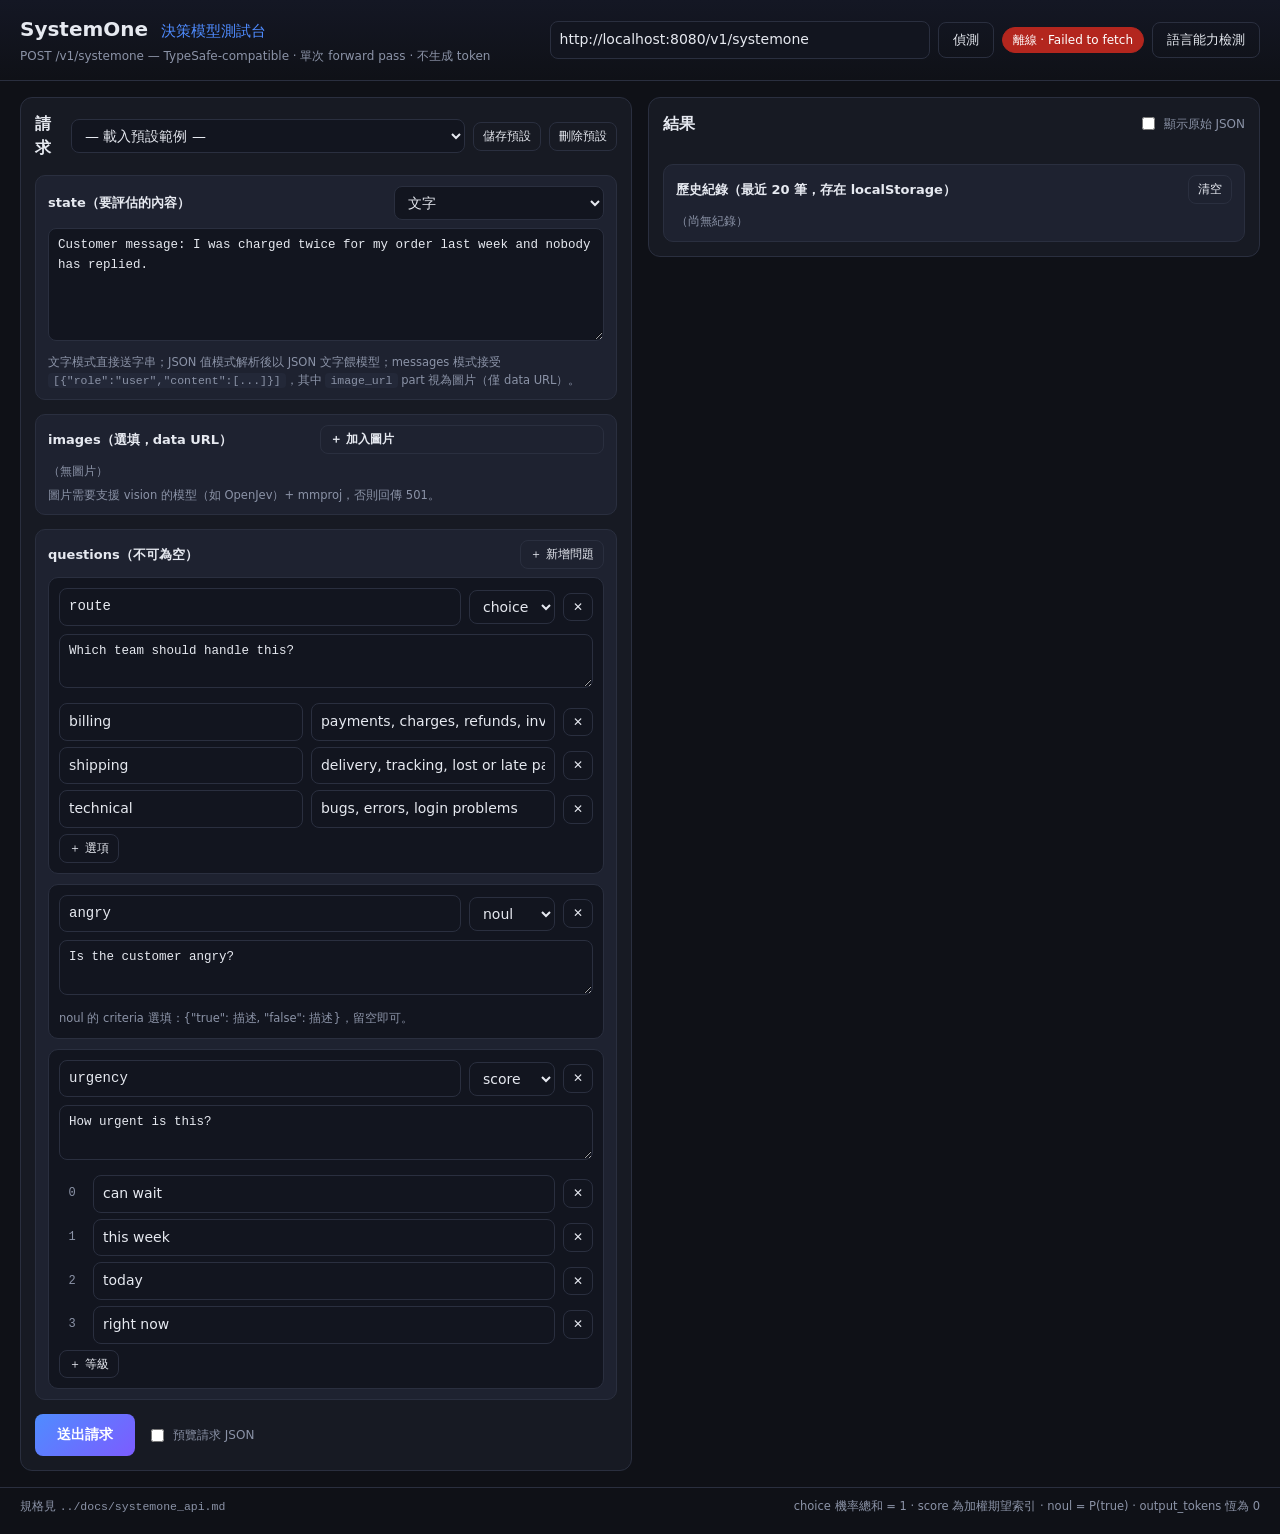
<file: index.html>
<!DOCTYPE html>
<html lang="zh-TW">
<head>
<meta charset="UTF-8">
<meta name="viewport" content="width=device-width, initial-scale=1.0">
<meta http-equiv="refresh" content="0; url=spa/index.html">
<title>SystemOne 啟動頁</title>
<link rel="stylesheet" href="spa/styles.css">
<style>
  html,body{height:100%;margin:0;display:flex;align-items:center;justify-content:center}
  .launch{text-align:center;padding:32px 40px;border:1px solid #2a3340;border-radius:12px;background:#151a21;max-width:520px}
  .launch h1{font-size:22px;margin:0 0 6px}
  .launch p{margin:0 0 20px;color:#8fa3b8;font-size:13px}
  .launch .row{display:flex;gap:12px;justify-content:center;flex-wrap:wrap}
  .launch small{display:block;margin-top:18px;color:#5f7183;font-size:12px}
  .launch small a{color:#7ea6c4}
</style>
</head>
<body>
  <div class="launch">
    <h1>SystemOne 決策模型測試台</h1>
    <p>正在進入測試台…若未自動跳轉，按下方按鈕。</p>
    <div class="row">
      <a class="btn" href="spa/index.html">進入測試台</a>
      <a class="btn ghost" href="spa/compare.html">語言能力檢測</a>
    </div>
    <small>
      文件：<a href="docs/user_manual.html">使用手冊</a> ·
      <a href="docs/systemone_api.md">規格書（Markdown）</a> ·
      <a href="docs/model_capability_test_report.html">測試報告</a>
    </small>
  </div>
  <script>location.replace("spa/index.html");</script>
</body>
</html>
</file>
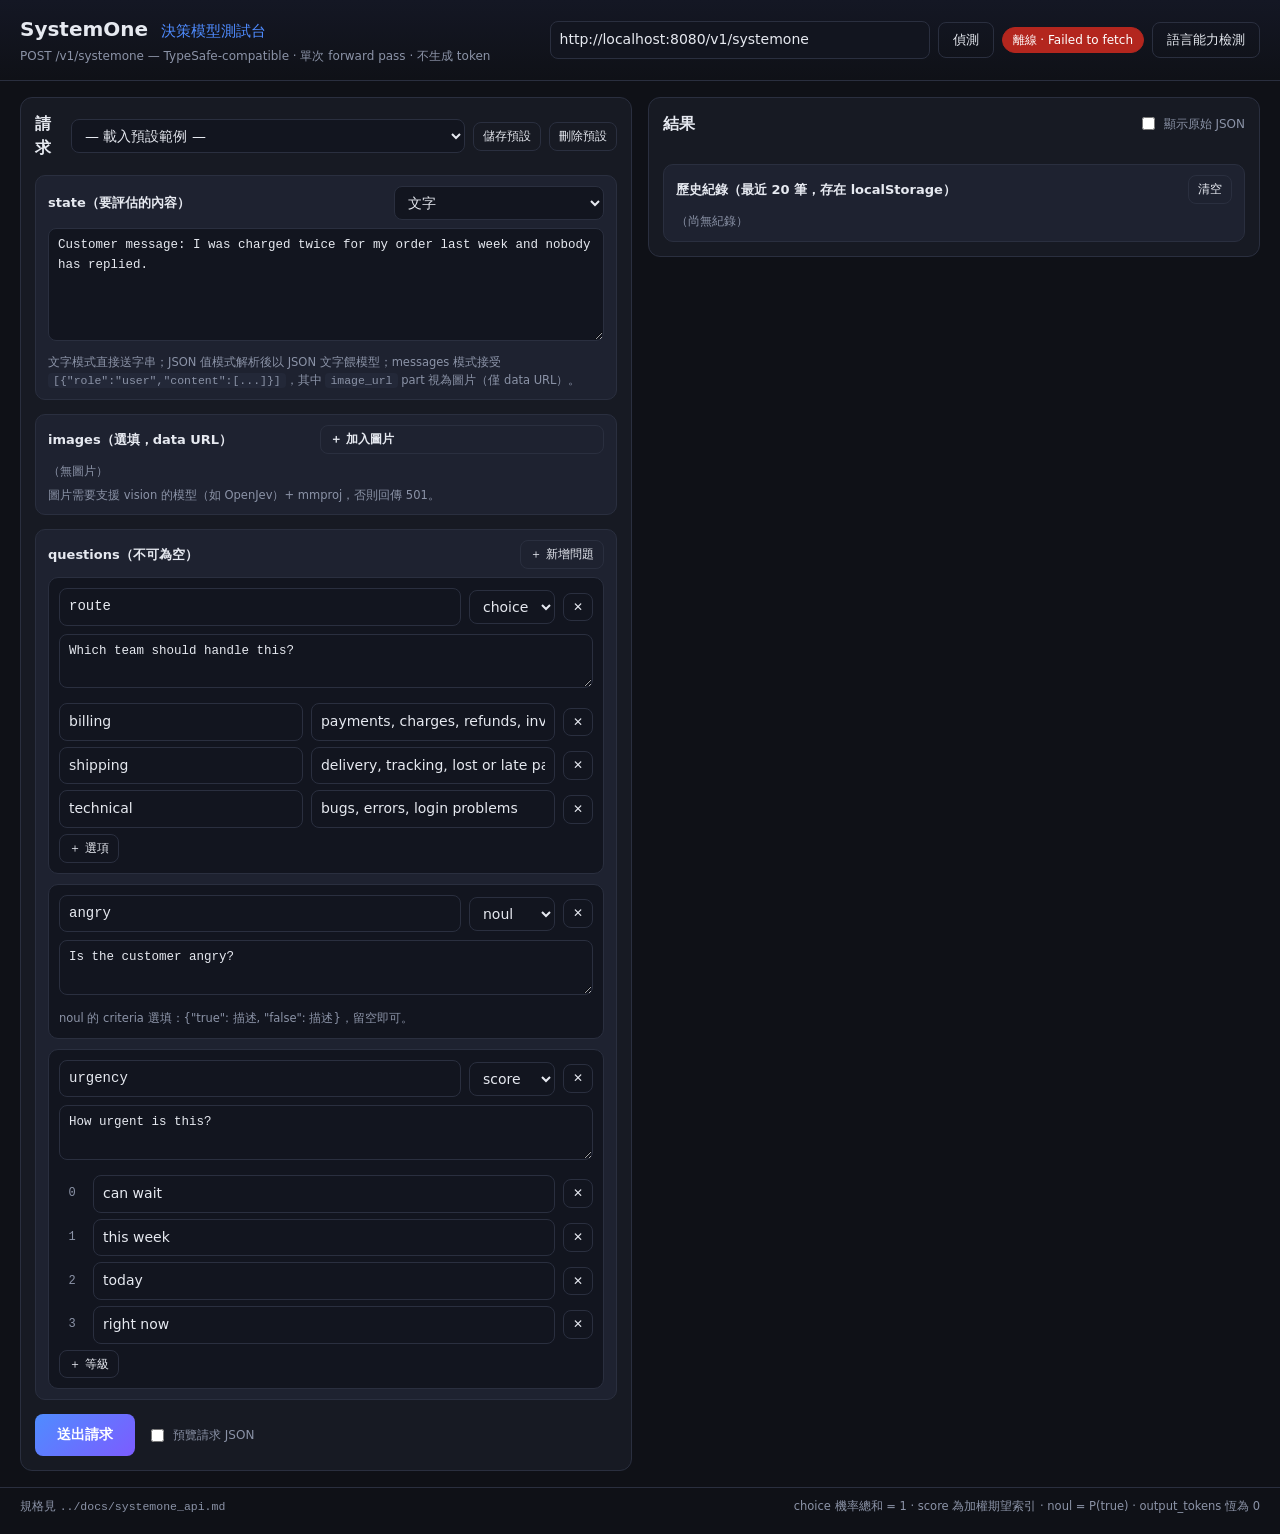
<file: spa/index.html>
<!DOCTYPE html>
<html lang="zh-TW">
<head>
<meta charset="UTF-8">
<meta name="viewport" content="width=device-width, initial-scale=1.0">
<title>SystemOne 決策模型測試台</title>
<link rel="stylesheet" href="styles.css">
</head>
<body>
<header>
  <div class="brand">
    <h1>SystemOne <span>決策模型測試台</span></h1>
    <p class="sub">POST /v1/systemone — TypeSafe-compatible · 單次 forward pass · 不生成 token</p>
  </div>
  <div class="conn">
    <input id="baseUrl" type="text" spellcheck="false" placeholder="http://localhost:8080/v1/systemone">
    <button id="probeBtn" class="btn ghost" title="偵測 /health 與 /v1/models">偵測</button>
    <span id="connBadge" class="badge off">未偵測</span>
    <a class="btn ghost nav-link" href="compare.html" title="模型語言能力檢測（三語比對）">語言能力檢測</a>
  </div>
</header>

<main>
  <!-- ============ 左側：請求 ============ -->
  <section class="pane" id="requestPane">
    <div class="pane-head">
      <h2>請求</h2>
      <select id="presetSel" title="載入預設範例">
        <option value="">— 載入預設範例 —</option>
      </select>
      <button id="savePresetBtn" class="btn ghost sm" title="將目前編輯內容存為預設">儲存預設</button>
      <button id="delPresetBtn" class="btn ghost sm" title="刪除選取的「我的預設」">刪除預設</button>
    </div>

    <!-- state -->
    <div class="block">
      <div class="block-head">
        <label>state（要評估的內容）</label>
        <select id="stateMode">
          <option value="text">文字</option>
          <option value="json">JSON 值</option>
          <option value="messages">Chat messages（JSON）</option>
        </select>
      </div>
      <textarea id="stateText" rows="5" spellcheck="false"
        placeholder="例：Customer message: I was charged twice for my order last week and nobody has replied."></textarea>
      <p class="hint">文字模式直接送字串；JSON 值模式解析後以 JSON 文字餵模型；messages 模式接受 <code>[{"role":"user","content":[...]}]</code>，其中 <code>image_url</code> part 視為圖片（僅 data URL）。</p>
    </div>

    <!-- images -->
    <div class="block">
      <div class="block-head">
        <label>images（選填，data URL）</label>
        <label class="btn ghost sm file-btn">＋ 加入圖片<input id="imageFiles" type="file" accept="image/*" multiple hidden></label>
      </div>
      <div id="imageList" class="image-list"></div>
      <p class="hint">圖片需要支援 vision 的模型（如 OpenJev）+ mmproj，否則回傳 501。</p>
    </div>

    <!-- questions -->
    <div class="block">
      <div class="block-head">
        <label>questions（不可為空）</label>
        <button id="addQBtn" class="btn ghost sm">＋ 新增問題</button>
      </div>
      <div id="questionList" class="question-list"></div>
    </div>

    <div class="actions">
      <button id="sendBtn" class="btn primary">送出請求</button>
      <label class="chk"><input id="previewToggle" type="checkbox"> 預覽請求 JSON</label>
    </div>
    <pre id="previewBox" class="preview hidden"></pre>
  </section>

  <!-- ============ 右側：結果 ============ -->
  <section class="pane" id="responsePane">
    <div class="pane-head">
      <h2>結果</h2>
      <label class="chk"><input id="rawToggle" type="checkbox"> 顯示原始 JSON</label>
    </div>

    <div id="statusLine" class="status-line hidden">
      <span id="httpBadge" class="badge"></span>
      <span id="latencyInfo"></span>
      <span id="usageInfo"></span>
    </div>

    <div id="errorBox" class="error-box hidden"></div>
    <div id="answersBox" class="answers"></div>
    <pre id="rawBox" class="preview hidden"></pre>

    <div class="block">
      <div class="block-head"><label>歷史紀錄（最近 20 筆，存在 localStorage）</label>
        <button id="clearHistoryBtn" class="btn ghost sm">清空</button></div>
      <div id="historyList" class="history"></div>
    </div>
  </section>
</main>
<footer>
  <span>規格見 <code>../docs/systemone_api.md</code></span>
  <span>choice 機率總和 = 1 · score 為加權期望索引 · noul = P(true) · output_tokens 恆為 0</span>
</footer>

<!-- 問題範本（由 JS 克隆） -->
<template id="qTemplate">
  <div class="q-card">
    <div class="q-row">
      <input class="q-id" type="text" value="q1" spellcheck="false" title="問題 id">
      <select class="q-type">
        <option value="choice">choice</option>
        <option value="score">score</option>
        <option value="noul">noul</option>
      </select>
      <button class="btn ghost sm q-del" title="刪除">✕</button>
    </div>
    <textarea class="q-instr" rows="2" spellcheck="false" placeholder="instructions：問題內容"></textarea>
    <div class="q-criteria"></div>
  </div>
</template>

<!-- choice criteria 範本 -->
<template id="choiceRowTemplate">
  <div class="crit-row">
    <input class="crit-key" type="text" spellcheck="false" placeholder="選項 (option)">
    <input class="crit-val" type="text" spellcheck="false" placeholder="描述（可留空 = null）">
    <button class="btn ghost sm crit-del" title="刪除選項">✕</button>
  </div>
</template>

<!-- score criteria 範本 -->
<template id="scoreRowTemplate">
  <div class="crit-row">
    <span class="crit-idx"></span>
    <input class="crit-level" type="text" spellcheck="false" placeholder="等級描述（由低到高）">
    <button class="btn ghost sm crit-del" title="刪除等級">✕</button>
  </div>
</template>

<script src="common.js"></script>
<script src="app.js"></script>
</body>
</html>
</file>
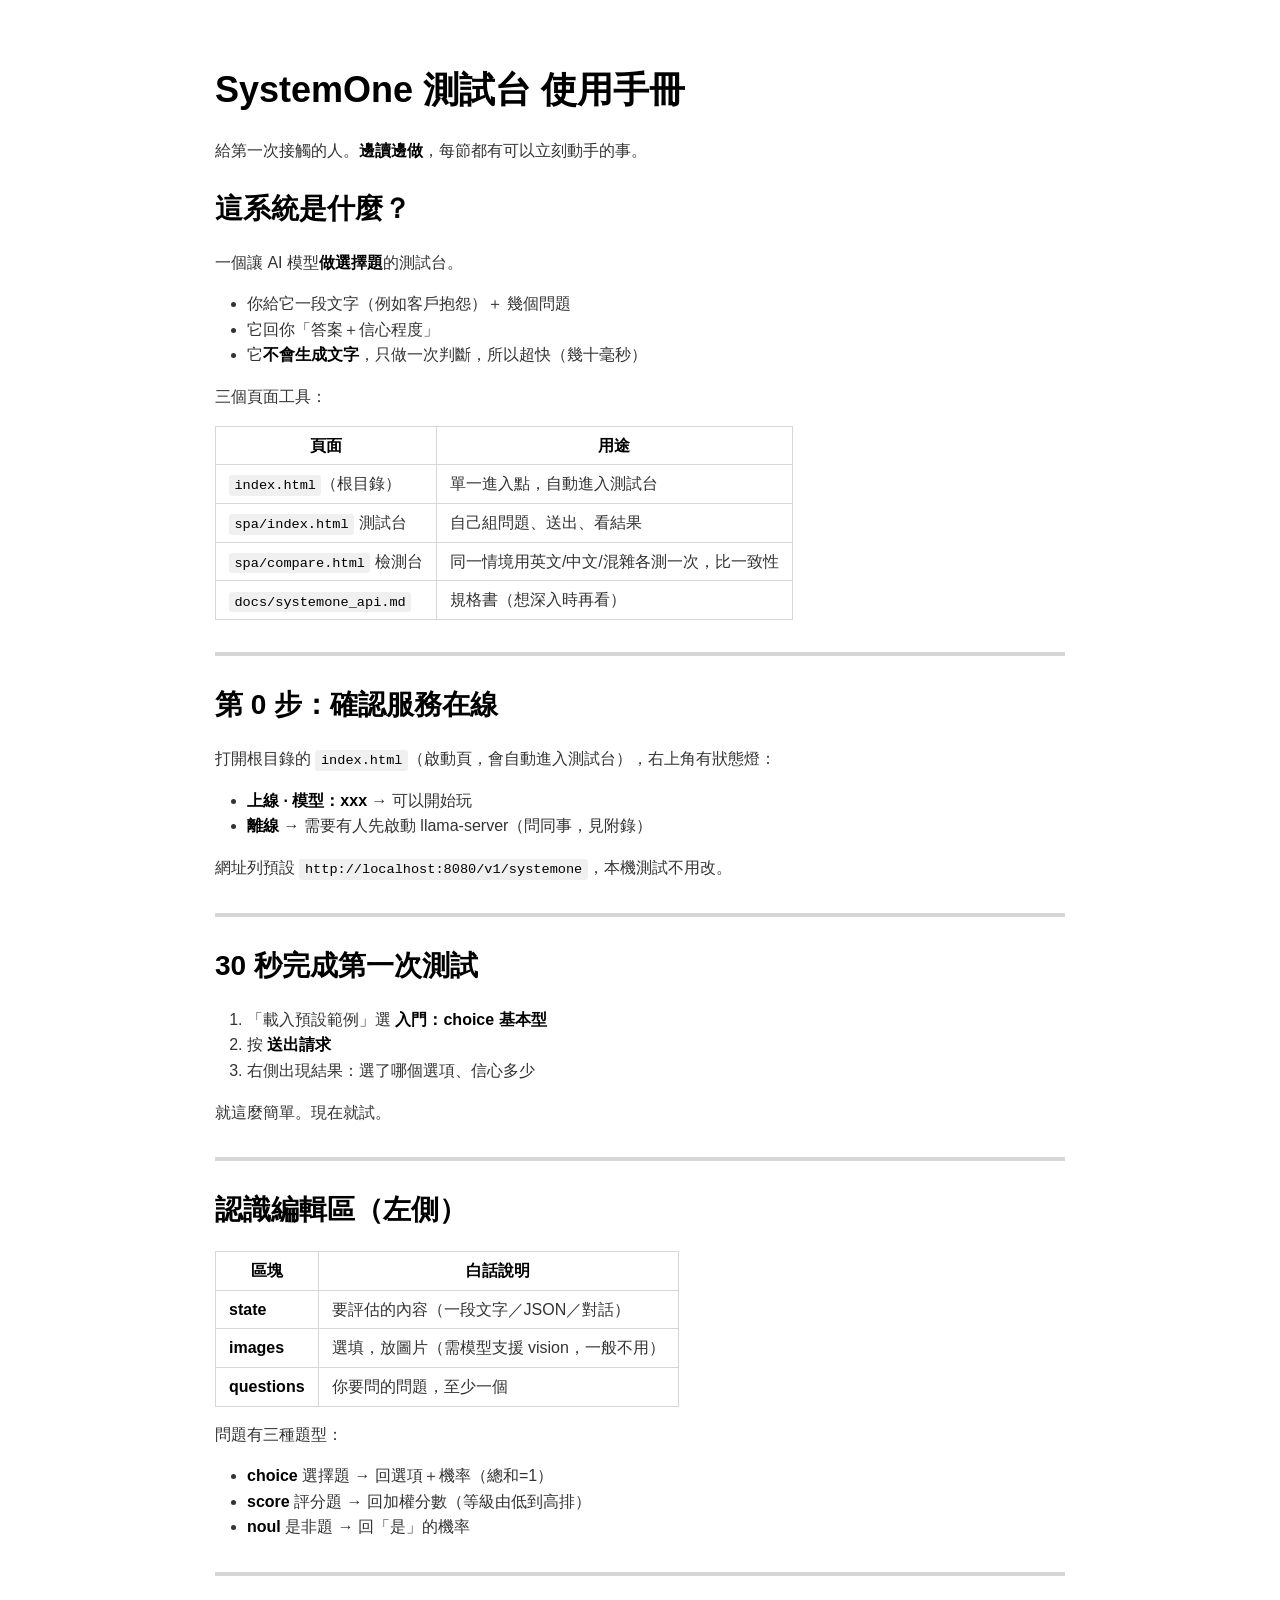
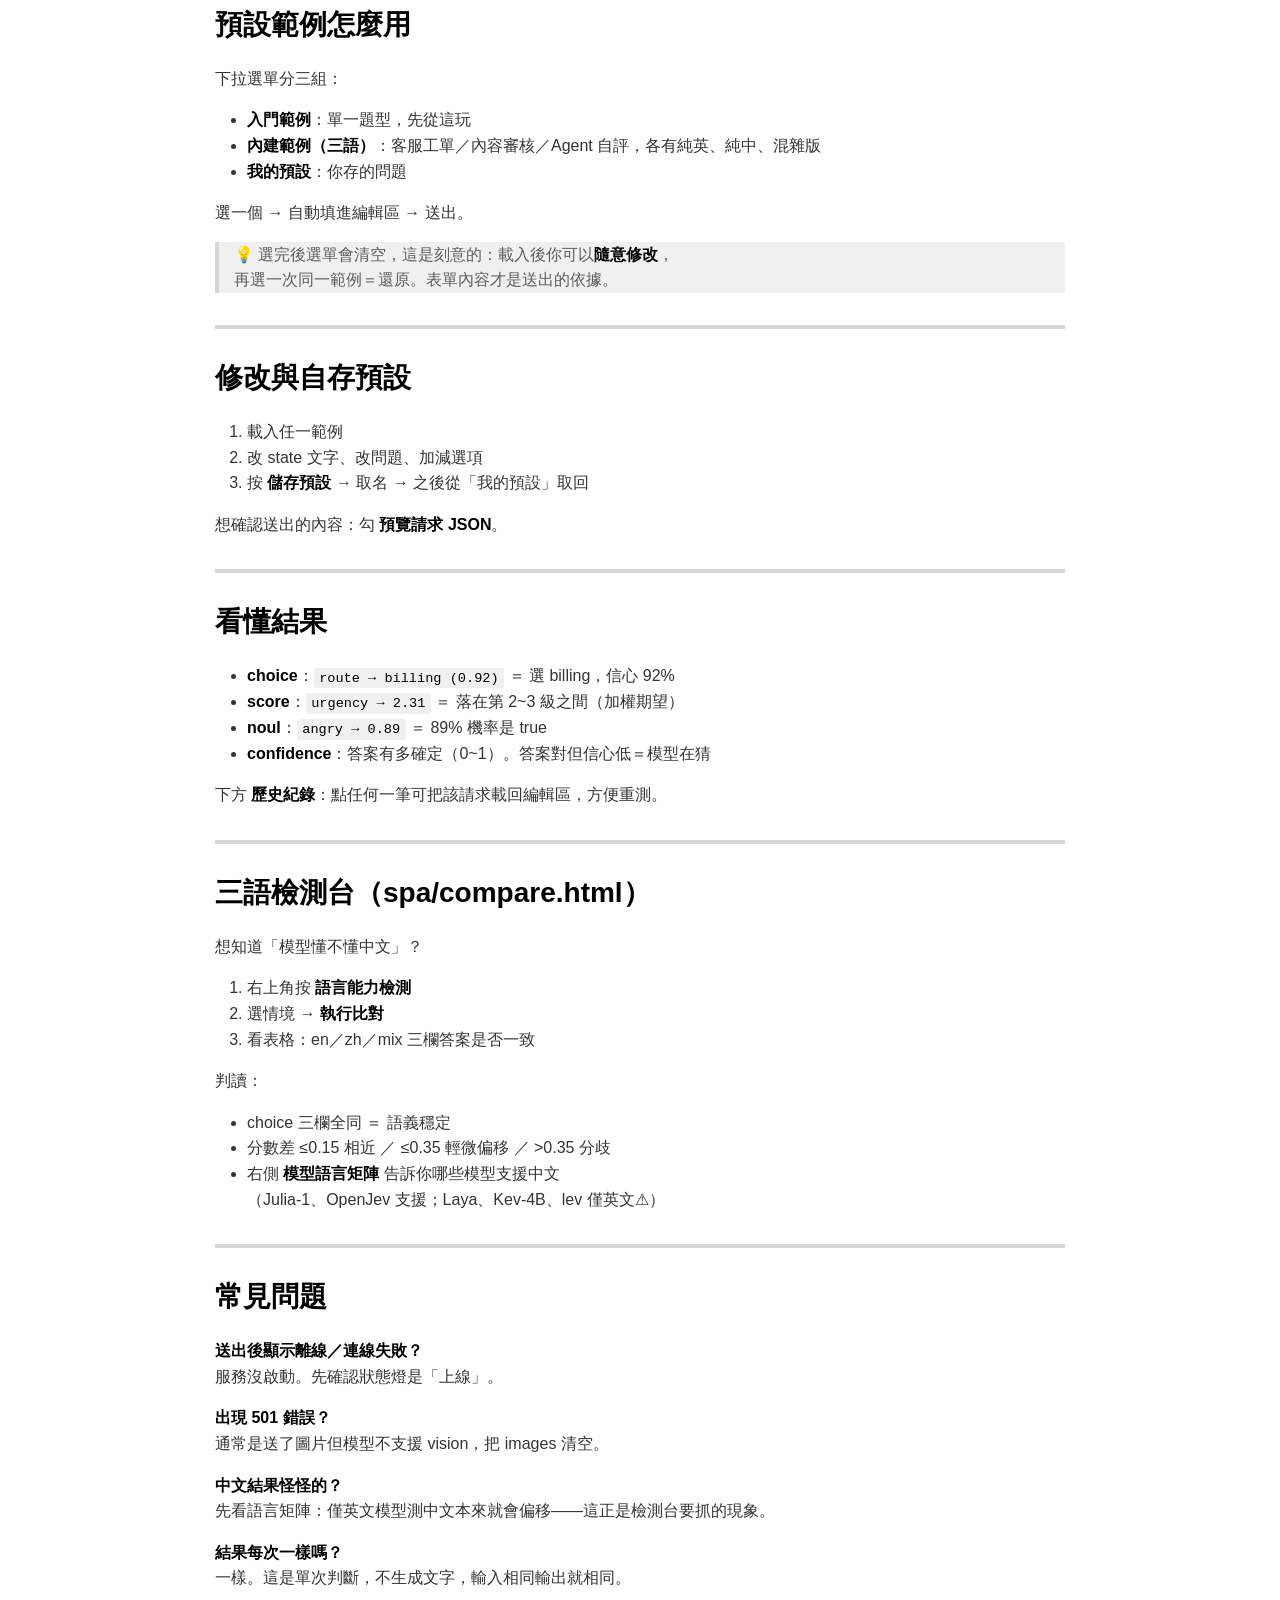
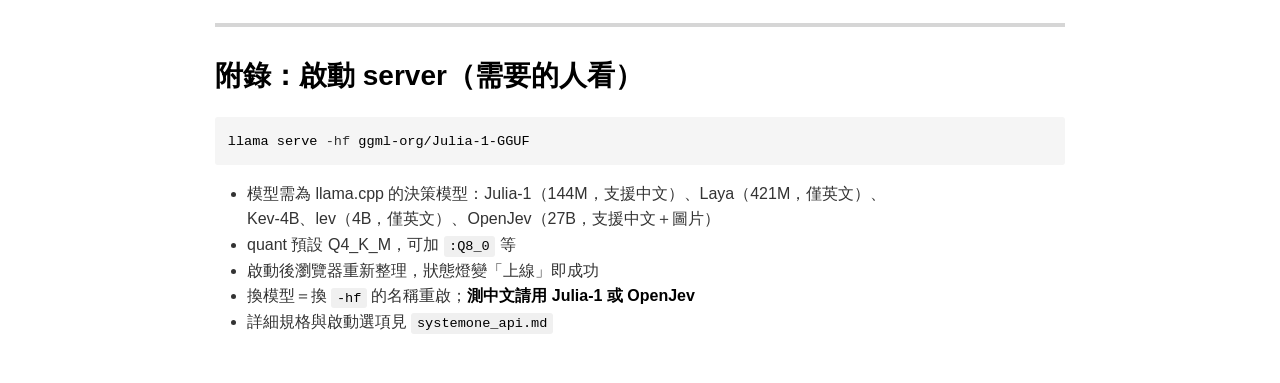
<file: docs/user_manual.html>
<!DOCTYPE html><html><head>
      <title>user_manual</title>
      <meta charset="utf-8">
      <meta name="viewport" content="width=device-width, initial-scale=1.0">
      
      
      <style>
@font-face{font-display:block;font-family:KaTeX_AMS;font-style:normal;font-weight:400;src:url("[data-uri]") format("woff2")}@font-face{font-display:block;font-family:KaTeX_Caligraphic;font-style:normal;font-weight:700;src:url("[data-uri]") format("woff2")}@font-face{font-display:block;font-family:KaTeX_Caligraphic;font-style:normal;font-weight:400;src:url("[data-uri]") format("woff2")}@font-face{font-display:block;font-family:KaTeX_Fraktur;font-style:normal;font-weight:700;src:url("[data-uri]") format("woff2")}@font-face{font-display:block;font-family:KaTeX_Fraktur;font-style:normal;font-weight:400;src:url("[data-uri]") format("woff2")}@font-face{font-display:block;font-family:KaTeX_Main;font-style:normal;font-weight:700;src:url("[data-uri]") format("woff2")}@font-face{font-display:block;font-family:KaTeX_Main;font-style:italic;font-weight:700;src:url("[data-uri]") format("woff2")}@font-face{font-display:block;font-family:KaTeX_Main;font-style:italic;font-weight:400;src:url("[data-uri]") format("woff2")}@font-face{font-display:block;font-family:KaTeX_Main;font-style:normal;font-weight:400;src:url("[data-uri]") format("woff2")}@font-face{font-display:block;font-family:KaTeX_Math;font-style:italic;font-weight:700;src:url("[data-uri]") format("woff2")}@font-face{font-display:block;font-family:KaTeX_Math;font-style:italic;font-weight:400;src:url("[data-uri]") format("woff2")}@font-face{font-display:block;font-family:"KaTeX_SansSerif";font-style:normal;font-weight:700;src:url("[data-uri]") format("woff2")}@font-face{font-display:block;font-family:"KaTeX_SansSerif";font-style:italic;font-weight:400;src:url("[data-uri]") format("woff2")}@font-face{font-display:block;font-family:"KaTeX_SansSerif";font-style:normal;font-weight:400;src:url("[data-uri]") format("woff2")}@font-face{font-display:block;font-family:KaTeX_Script;font-style:normal;font-weight:400;src:url("[data-uri]") format("woff2")}@font-face{font-display:block;font-family:KaTeX_Size1;font-style:normal;font-weight:400;src:url("[data-uri]") format("woff2")}@font-face{font-display:block;font-family:KaTeX_Size2;font-style:normal;font-weight:400;src:url("[data-uri]") format("woff2")}@font-face{font-display:block;font-family:KaTeX_Size3;font-style:normal;font-weight:400;src:url("[data-uri]") format("woff2")}@font-face{font-display:block;font-family:KaTeX_Size4;font-style:normal;font-weight:400;src:url("[data-uri]") format("woff2")}@font-face{font-display:block;font-family:KaTeX_Typewriter;font-style:normal;font-weight:400;src:url("[data-uri]") format("woff2")}.katex{font:normal 1.21em KaTeX_Main,Times New Roman,serif;line-height:1.2;position:relative;text-indent:0;text-rendering:auto}.katex *{-ms-high-contrast-adjust:none!important;border-color:currentColor}.katex .katex-version:after{content:"0.16.47"}.katex .katex-mathml{border:0;-webkit-clip-path:inset(50%);clip-path:inset(50%);height:1px;overflow:hidden;padding:0;position:absolute;width:1px}.katex .katex-html>.newline{display:block}.katex .base{position:relative;white-space:nowrap;width:-webkit-min-content;width:-moz-min-content;width:min-content}.katex .base,.katex .strut{display:inline-block}.katex .textbf{font-weight:700}.katex .textit{font-style:italic}.katex .textrm{font-family:KaTeX_Main}.katex .textsf{font-family:KaTeX_SansSerif}.katex .texttt{font-family:KaTeX_Typewriter}.katex .mathnormal{font-family:KaTeX_Math;font-style:italic}.katex .mathit{font-family:KaTeX_Main;font-style:italic}.katex .mathrm{font-style:normal}.katex .mathbf{font-family:KaTeX_Main;font-weight:700}.katex .boldsymbol{font-family:KaTeX_Math;font-style:italic;font-weight:700}.katex .amsrm,.katex .mathbb,.katex .textbb{font-family:KaTeX_AMS}.katex .mathcal{font-family:KaTeX_Caligraphic}.katex .mathfrak,.katex .textfrak{font-family:KaTeX_Fraktur}.katex .mathboldfrak,.katex .textboldfrak{font-family:KaTeX_Fraktur;font-weight:700}.katex .mathtt{font-family:KaTeX_Typewriter}.katex .mathscr,.katex .textscr{font-family:KaTeX_Script}.katex .mathsf,.katex .textsf{font-family:KaTeX_SansSerif}.katex .mathboldsf,.katex .textboldsf{font-family:KaTeX_SansSerif;font-weight:700}.katex .mathitsf,.katex .mathsfit,.katex .textitsf{font-family:KaTeX_SansSerif;font-style:italic}.katex .mainrm{font-family:KaTeX_Main;font-style:normal}.katex .vlist-t{border-collapse:collapse;display:inline-table;table-layout:fixed}.katex .vlist-r{display:table-row}.katex .vlist{display:table-cell;position:relative;vertical-align:bottom}.katex .vlist>span{display:block;height:0;position:relative}.katex .vlist>span>span{display:inline-block}.katex .vlist>span>.pstrut{overflow:hidden;width:0}.katex .vlist-t2{margin-right:-2px}.katex .vlist-s{display:table-cell;font-size:1px;min-width:2px;vertical-align:bottom;width:2px}.katex .vbox{align-items:baseline;display:inline-flex;flex-direction:column}.katex .hbox{width:100%}.katex .hbox,.katex .thinbox{display:inline-flex;flex-direction:row}.katex .thinbox{max-width:0;width:0}.katex .msupsub{text-align:left}.katex .mfrac>span>span{text-align:center}.katex .mfrac .frac-line{border-bottom-style:solid;display:inline-block;width:100%}.katex .hdashline,.katex .hline,.katex .mfrac .frac-line,.katex .overline .overline-line,.katex .rule,.katex .underline .underline-line{min-height:1px}.katex .mspace{display:inline-block}.katex .smash{display:inline;line-height:0}.katex .clap,.katex .llap,.katex .rlap{position:relative;width:0}.katex .clap>.inner,.katex .llap>.inner,.katex .rlap>.inner{position:absolute}.katex .clap>.fix,.katex .llap>.fix,.katex .rlap>.fix{display:inline-block}.katex .llap>.inner{right:0}.katex .clap>.inner,.katex .rlap>.inner{left:0}.katex .clap>.inner>span{margin-left:-50%;margin-right:50%}.katex .rule{border:0 solid;display:inline-block;position:relative}.katex .hline,.katex .overline .overline-line,.katex .underline .underline-line{border-bottom-style:solid;display:inline-block;width:100%}.katex .hdashline{border-bottom-style:dashed;display:inline-block;width:100%}.katex .sqrt>.root{margin-left:.2777777778em;margin-right:-.5555555556em}.katex .fontsize-ensurer.reset-size1.size1,.katex .sizing.reset-size1.size1{font-size:1em}.katex .fontsize-ensurer.reset-size1.size2,.katex .sizing.reset-size1.size2{font-size:1.2em}.katex .fontsize-ensurer.reset-size1.size3,.katex .sizing.reset-size1.size3{font-size:1.4em}.katex .fontsize-ensurer.reset-size1.size4,.katex .sizing.reset-size1.size4{font-size:1.6em}.katex .fontsize-ensurer.reset-size1.size5,.katex .sizing.reset-size1.size5{font-size:1.8em}.katex .fontsize-ensurer.reset-size1.size6,.katex .sizing.reset-size1.size6{font-size:2em}.katex .fontsize-ensurer.reset-size1.size7,.katex .sizing.reset-size1.size7{font-size:2.4em}.katex .fontsize-ensurer.reset-size1.size8,.katex .sizing.reset-size1.size8{font-size:2.88em}.katex .fontsize-ensurer.reset-size1.size9,.katex .sizing.reset-size1.size9{font-size:3.456em}.katex .fontsize-ensurer.reset-size1.size10,.katex .sizing.reset-size1.size10{font-size:4.148em}.katex .fontsize-ensurer.reset-size1.size11,.katex .sizing.reset-size1.size11{font-size:4.976em}.katex .fontsize-ensurer.reset-size2.size1,.katex .sizing.reset-size2.size1{font-size:.8333333333em}.katex .fontsize-ensurer.reset-size2.size2,.katex .sizing.reset-size2.size2{font-size:1em}.katex .fontsize-ensurer.reset-size2.size3,.katex .sizing.reset-size2.size3{font-size:1.1666666667em}.katex .fontsize-ensurer.reset-size2.size4,.katex .sizing.reset-size2.size4{font-size:1.3333333333em}.katex .fontsize-ensurer.reset-size2.size5,.katex .sizing.reset-size2.size5{font-size:1.5em}.katex .fontsize-ensurer.reset-size2.size6,.katex .sizing.reset-size2.size6{font-size:1.6666666667em}.katex .fontsize-ensurer.reset-size2.size7,.katex .sizing.reset-size2.size7{font-size:2em}.katex .fontsize-ensurer.reset-size2.size8,.katex .sizing.reset-size2.size8{font-size:2.4em}.katex .fontsize-ensurer.reset-size2.size9,.katex .sizing.reset-size2.size9{font-size:2.88em}.katex .fontsize-ensurer.reset-size2.size10,.katex .sizing.reset-size2.size10{font-size:3.4566666667em}.katex .fontsize-ensurer.reset-size2.size11,.katex .sizing.reset-size2.size11{font-size:4.1466666667em}.katex .fontsize-ensurer.reset-size3.size1,.katex .sizing.reset-size3.size1{font-size:.7142857143em}.katex .fontsize-ensurer.reset-size3.size2,.katex .sizing.reset-size3.size2{font-size:.8571428571em}.katex .fontsize-ensurer.reset-size3.size3,.katex .sizing.reset-size3.size3{font-size:1em}.katex .fontsize-ensurer.reset-size3.size4,.katex .sizing.reset-size3.size4{font-size:1.1428571429em}.katex .fontsize-ensurer.reset-size3.size5,.katex .sizing.reset-size3.size5{font-size:1.2857142857em}.katex .fontsize-ensurer.reset-size3.size6,.katex .sizing.reset-size3.size6{font-size:1.4285714286em}.katex .fontsize-ensurer.reset-size3.size7,.katex .sizing.reset-size3.size7{font-size:1.7142857143em}.katex .fontsize-ensurer.reset-size3.size8,.katex .sizing.reset-size3.size8{font-size:2.0571428571em}.katex .fontsize-ensurer.reset-size3.size9,.katex .sizing.reset-size3.size9{font-size:2.4685714286em}.katex .fontsize-ensurer.reset-size3.size10,.katex .sizing.reset-size3.size10{font-size:2.9628571429em}.katex .fontsize-ensurer.reset-size3.size11,.katex .sizing.reset-size3.size11{font-size:3.5542857143em}.katex .fontsize-ensurer.reset-size4.size1,.katex .sizing.reset-size4.size1{font-size:.625em}.katex .fontsize-ensurer.reset-size4.size2,.katex .sizing.reset-size4.size2{font-size:.75em}.katex .fontsize-ensurer.reset-size4.size3,.katex .sizing.reset-size4.size3{font-size:.875em}.katex .fontsize-ensurer.reset-size4.size4,.katex .sizing.reset-size4.size4{font-size:1em}.katex .fontsize-ensurer.reset-size4.size5,.katex .sizing.reset-size4.size5{font-size:1.125em}.katex .fontsize-ensurer.reset-size4.size6,.katex .sizing.reset-size4.size6{font-size:1.25em}.katex .fontsize-ensurer.reset-size4.size7,.katex .sizing.reset-size4.size7{font-size:1.5em}.katex .fontsize-ensurer.reset-size4.size8,.katex .sizing.reset-size4.size8{font-size:1.8em}.katex .fontsize-ensurer.reset-size4.size9,.katex .sizing.reset-size4.size9{font-size:2.16em}.katex .fontsize-ensurer.reset-size4.size10,.katex .sizing.reset-size4.size10{font-size:2.5925em}.katex .fontsize-ensurer.reset-size4.size11,.katex .sizing.reset-size4.size11{font-size:3.11em}.katex .fontsize-ensurer.reset-size5.size1,.katex .sizing.reset-size5.size1{font-size:.5555555556em}.katex .fontsize-ensurer.reset-size5.size2,.katex .sizing.reset-size5.size2{font-size:.6666666667em}.katex .fontsize-ensurer.reset-size5.size3,.katex .sizing.reset-size5.size3{font-size:.7777777778em}.katex .fontsize-ensurer.reset-size5.size4,.katex .sizing.reset-size5.size4{font-size:.8888888889em}.katex .fontsize-ensurer.reset-size5.size5,.katex .sizing.reset-size5.size5{font-size:1em}.katex .fontsize-ensurer.reset-size5.size6,.katex .sizing.reset-size5.size6{font-size:1.1111111111em}.katex .fontsize-ensurer.reset-size5.size7,.katex .sizing.reset-size5.size7{font-size:1.3333333333em}.katex .fontsize-ensurer.reset-size5.size8,.katex .sizing.reset-size5.size8{font-size:1.6em}.katex .fontsize-ensurer.reset-size5.size9,.katex .sizing.reset-size5.size9{font-size:1.92em}.katex .fontsize-ensurer.reset-size5.size10,.katex .sizing.reset-size5.size10{font-size:2.3044444444em}.katex .fontsize-ensurer.reset-size5.size11,.katex .sizing.reset-size5.size11{font-size:2.7644444444em}.katex .fontsize-ensurer.reset-size6.size1,.katex .sizing.reset-size6.size1{font-size:.5em}.katex .fontsize-ensurer.reset-size6.size2,.katex .sizing.reset-size6.size2{font-size:.6em}.katex .fontsize-ensurer.reset-size6.size3,.katex .sizing.reset-size6.size3{font-size:.7em}.katex .fontsize-ensurer.reset-size6.size4,.katex .sizing.reset-size6.size4{font-size:.8em}.katex .fontsize-ensurer.reset-size6.size5,.katex .sizing.reset-size6.size5{font-size:.9em}.katex .fontsize-ensurer.reset-size6.size6,.katex .sizing.reset-size6.size6{font-size:1em}.katex .fontsize-ensurer.reset-size6.size7,.katex .sizing.reset-size6.size7{font-size:1.2em}.katex .fontsize-ensurer.reset-size6.size8,.katex .sizing.reset-size6.size8{font-size:1.44em}.katex .fontsize-ensurer.reset-size6.size9,.katex .sizing.reset-size6.size9{font-size:1.728em}.katex .fontsize-ensurer.reset-size6.size10,.katex .sizing.reset-size6.size10{font-size:2.074em}.katex .fontsize-ensurer.reset-size6.size11,.katex .sizing.reset-size6.size11{font-size:2.488em}.katex .fontsize-ensurer.reset-size7.size1,.katex .sizing.reset-size7.size1{font-size:.4166666667em}.katex .fontsize-ensurer.reset-size7.size2,.katex .sizing.reset-size7.size2{font-size:.5em}.katex .fontsize-ensurer.reset-size7.size3,.katex .sizing.reset-size7.size3{font-size:.5833333333em}.katex .fontsize-ensurer.reset-size7.size4,.katex .sizing.reset-size7.size4{font-size:.6666666667em}.katex .fontsize-ensurer.reset-size7.size5,.katex .sizing.reset-size7.size5{font-size:.75em}.katex .fontsize-ensurer.reset-size7.size6,.katex .sizing.reset-size7.size6{font-size:.8333333333em}.katex .fontsize-ensurer.reset-size7.size7,.katex .sizing.reset-size7.size7{font-size:1em}.katex .fontsize-ensurer.reset-size7.size8,.katex .sizing.reset-size7.size8{font-size:1.2em}.katex .fontsize-ensurer.reset-size7.size9,.katex .sizing.reset-size7.size9{font-size:1.44em}.katex .fontsize-ensurer.reset-size7.size10,.katex .sizing.reset-size7.size10{font-size:1.7283333333em}.katex .fontsize-ensurer.reset-size7.size11,.katex .sizing.reset-size7.size11{font-size:2.0733333333em}.katex .fontsize-ensurer.reset-size8.size1,.katex .sizing.reset-size8.size1{font-size:.3472222222em}.katex .fontsize-ensurer.reset-size8.size2,.katex .sizing.reset-size8.size2{font-size:.4166666667em}.katex .fontsize-ensurer.reset-size8.size3,.katex .sizing.reset-size8.size3{font-size:.4861111111em}.katex .fontsize-ensurer.reset-size8.size4,.katex .sizing.reset-size8.size4{font-size:.5555555556em}.katex .fontsize-ensurer.reset-size8.size5,.katex .sizing.reset-size8.size5{font-size:.625em}.katex .fontsize-ensurer.reset-size8.size6,.katex .sizing.reset-size8.size6{font-size:.6944444444em}.katex .fontsize-ensurer.reset-size8.size7,.katex .sizing.reset-size8.size7{font-size:.8333333333em}.katex .fontsize-ensurer.reset-size8.size8,.katex .sizing.reset-size8.size8{font-size:1em}.katex .fontsize-ensurer.reset-size8.size9,.katex .sizing.reset-size8.size9{font-size:1.2em}.katex .fontsize-ensurer.reset-size8.size10,.katex .sizing.reset-size8.size10{font-size:1.4402777778em}.katex .fontsize-ensurer.reset-size8.size11,.katex .sizing.reset-size8.size11{font-size:1.7277777778em}.katex .fontsize-ensurer.reset-size9.size1,.katex .sizing.reset-size9.size1{font-size:.2893518519em}.katex .fontsize-ensurer.reset-size9.size2,.katex .sizing.reset-size9.size2{font-size:.3472222222em}.katex .fontsize-ensurer.reset-size9.size3,.katex .sizing.reset-size9.size3{font-size:.4050925926em}.katex .fontsize-ensurer.reset-size9.size4,.katex .sizing.reset-size9.size4{font-size:.462962963em}.katex .fontsize-ensurer.reset-size9.size5,.katex .sizing.reset-size9.size5{font-size:.5208333333em}.katex .fontsize-ensurer.reset-size9.size6,.katex .sizing.reset-size9.size6{font-size:.5787037037em}.katex .fontsize-ensurer.reset-size9.size7,.katex .sizing.reset-size9.size7{font-size:.6944444444em}.katex .fontsize-ensurer.reset-size9.size8,.katex .sizing.reset-size9.size8{font-size:.8333333333em}.katex .fontsize-ensurer.reset-size9.size9,.katex .sizing.reset-size9.size9{font-size:1em}.katex .fontsize-ensurer.reset-size9.size10,.katex .sizing.reset-size9.size10{font-size:1.2002314815em}.katex .fontsize-ensurer.reset-size9.size11,.katex .sizing.reset-size9.size11{font-size:1.4398148148em}.katex .fontsize-ensurer.reset-size10.size1,.katex .sizing.reset-size10.size1{font-size:.2410800386em}.katex .fontsize-ensurer.reset-size10.size2,.katex .sizing.reset-size10.size2{font-size:.2892960463em}.katex .fontsize-ensurer.reset-size10.size3,.katex .sizing.reset-size10.size3{font-size:.337512054em}.katex .fontsize-ensurer.reset-size10.size4,.katex .sizing.reset-size10.size4{font-size:.3857280617em}.katex .fontsize-ensurer.reset-size10.size5,.katex .sizing.reset-size10.size5{font-size:.4339440694em}.katex .fontsize-ensurer.reset-size10.size6,.katex .sizing.reset-size10.size6{font-size:.4821600771em}.katex .fontsize-ensurer.reset-size10.size7,.katex .sizing.reset-size10.size7{font-size:.5785920926em}.katex .fontsize-ensurer.reset-size10.size8,.katex .sizing.reset-size10.size8{font-size:.6943105111em}.katex .fontsize-ensurer.reset-size10.size9,.katex .sizing.reset-size10.size9{font-size:.8331726133em}.katex .fontsize-ensurer.reset-size10.size10,.katex .sizing.reset-size10.size10{font-size:1em}.katex .fontsize-ensurer.reset-size10.size11,.katex .sizing.reset-size10.size11{font-size:1.1996142719em}.katex .fontsize-ensurer.reset-size11.size1,.katex .sizing.reset-size11.size1{font-size:.2009646302em}.katex .fontsize-ensurer.reset-size11.size2,.katex .sizing.reset-size11.size2{font-size:.2411575563em}.katex .fontsize-ensurer.reset-size11.size3,.katex .sizing.reset-size11.size3{font-size:.2813504823em}.katex .fontsize-ensurer.reset-size11.size4,.katex .sizing.reset-size11.size4{font-size:.3215434084em}.katex .fontsize-ensurer.reset-size11.size5,.katex .sizing.reset-size11.size5{font-size:.3617363344em}.katex .fontsize-ensurer.reset-size11.size6,.katex .sizing.reset-size11.size6{font-size:.4019292605em}.katex .fontsize-ensurer.reset-size11.size7,.katex .sizing.reset-size11.size7{font-size:.4823151125em}.katex .fontsize-ensurer.reset-size11.size8,.katex .sizing.reset-size11.size8{font-size:.578778135em}.katex .fontsize-ensurer.reset-size11.size9,.katex .sizing.reset-size11.size9{font-size:.6945337621em}.katex .fontsize-ensurer.reset-size11.size10,.katex .sizing.reset-size11.size10{font-size:.8336012862em}.katex .fontsize-ensurer.reset-size11.size11,.katex .sizing.reset-size11.size11{font-size:1em}.katex .delimsizing.size1{font-family:KaTeX_Size1}.katex .delimsizing.size2{font-family:KaTeX_Size2}.katex .delimsizing.size3{font-family:KaTeX_Size3}.katex .delimsizing.size4{font-family:KaTeX_Size4}.katex .delimsizing.mult .delim-size1>span{font-family:KaTeX_Size1}.katex .delimsizing.mult .delim-size4>span{font-family:KaTeX_Size4}.katex .nulldelimiter{display:inline-block;width:.12em}.katex .delimcenter,.katex .op-symbol{position:relative}.katex .op-symbol.small-op{font-family:KaTeX_Size1}.katex .op-symbol.large-op{font-family:KaTeX_Size2}.katex .accent>.vlist-t,.katex .op-limits>.vlist-t{text-align:center}.katex .accent .accent-body{position:relative}.katex .accent .accent-body:not(.accent-full){width:0}.katex .overlay{display:block}.katex .mtable .vertical-separator{display:inline-block;min-width:1px}.katex .mtable .arraycolsep{display:inline-block}.katex .mtable .col-align-c>.vlist-t{text-align:center}.katex .mtable .col-align-l>.vlist-t{text-align:left}.katex .mtable .col-align-r>.vlist-t{text-align:right}.katex .svg-align{text-align:left}.katex svg{fill:currentColor;stroke:currentColor;display:block;height:inherit;position:absolute;width:100%}.katex svg path{stroke:none}.katex svg{fill-rule:nonzero;fill-opacity:1;stroke-width:1;stroke-linecap:butt;stroke-linejoin:miter;stroke-miterlimit:4;stroke-dasharray:none;stroke-dashoffset:0;stroke-opacity:1}.katex img{border-style:none;max-height:none;max-width:none;min-height:0;min-width:0}.katex .stretchy{display:block;overflow:hidden;position:relative;width:100%}.katex .stretchy:after,.katex .stretchy:before{content:""}.katex .hide-tail{overflow:hidden;position:relative;width:100%}.katex .halfarrow-left{left:0;overflow:hidden;position:absolute;width:50.2%}.katex .halfarrow-right{overflow:hidden;position:absolute;right:0;width:50.2%}.katex .brace-left{left:0;overflow:hidden;position:absolute;width:25.1%}.katex .brace-center{left:25%;overflow:hidden;position:absolute;width:50%}.katex .brace-right{overflow:hidden;position:absolute;right:0;width:25.1%}.katex .x-arrow-pad{padding:0 .5em}.katex .cd-arrow-pad{padding:0 .55556em 0 .27778em}.katex .mover,.katex .munder,.katex .x-arrow{text-align:center}.katex .boxpad{padding:0 .3em}.katex .fbox,.katex .fcolorbox{border:.04em solid;box-sizing:border-box}.katex .cancel-pad{padding:0 .2em}.katex .cancel-lap{margin-left:-.2em;margin-right:-.2em}.katex .sout{border-bottom-style:solid;border-bottom-width:.08em}.katex .angl{border-right:.049em solid;border-top:.049em solid;box-sizing:border-box;margin-right:.03889em}.katex .anglpad{padding:0 .03889em}.katex .eqn-num:before{content:"(" counter(katexEqnNo) ")";counter-increment:katexEqnNo}.katex .mml-eqn-num:before{content:"(" counter(mmlEqnNo) ")";counter-increment:mmlEqnNo}.katex .mtr-glue{width:50%}.katex .cd-vert-arrow{display:inline-block;position:relative}.katex .cd-label-left{display:inline-block;position:absolute;right:calc(50% + .3em);text-align:left}.katex .cd-label-right{display:inline-block;left:calc(50% + .3em);position:absolute;text-align:right}.katex-display{display:block;margin:1em 0;text-align:center}.katex-display>.katex{display:block;text-align:center;white-space:nowrap}.katex-display>.katex>.katex-html{display:block;position:relative}.katex-display>.katex>.katex-html>.tag{position:absolute;right:0}.katex-display.leqno>.katex>.katex-html>.tag{left:0;right:auto}.katex-display.fleqn>.katex{padding-left:2em;text-align:left}body{counter-reset:katexEqnNo mmlEqnNo}

</style>
      
      
      
      
      
      
      
      <style>
      code[class*=language-],pre[class*=language-]{color:#333;background:0 0;font-family:Consolas,"Liberation Mono",Menlo,Courier,monospace;text-align:left;white-space:pre;word-spacing:normal;word-break:normal;word-wrap:normal;line-height:1.4;-moz-tab-size:8;-o-tab-size:8;tab-size:8;-webkit-hyphens:none;-moz-hyphens:none;-ms-hyphens:none;hyphens:none}pre[class*=language-]{padding:.8em;overflow:auto;border-radius:3px;background:#f5f5f5}:not(pre)>code[class*=language-]{padding:.1em;border-radius:.3em;white-space:normal;background:#f5f5f5}.token.blockquote,.token.comment{color:#969896}.token.cdata{color:#183691}.token.doctype,.token.macro.property,.token.punctuation,.token.variable{color:#333}.token.builtin,.token.important,.token.keyword,.token.operator,.token.rule{color:#a71d5d}.token.attr-value,.token.regex,.token.string,.token.url{color:#183691}.token.atrule,.token.boolean,.token.code,.token.command,.token.constant,.token.entity,.token.number,.token.property,.token.symbol{color:#0086b3}.token.prolog,.token.selector,.token.tag{color:#63a35c}.token.attr-name,.token.class,.token.class-name,.token.function,.token.id,.token.namespace,.token.pseudo-class,.token.pseudo-element,.token.url-reference .token.variable{color:#795da3}.token.entity{cursor:help}.token.title,.token.title .token.punctuation{font-weight:700;color:#1d3e81}.token.list{color:#ed6a43}.token.inserted{background-color:#eaffea;color:#55a532}.token.deleted{background-color:#ffecec;color:#bd2c00}.token.bold{font-weight:700}.token.italic{font-style:italic}.language-json .token.property{color:#183691}.language-markup .token.tag .token.punctuation{color:#333}.language-css .token.function,code.language-css{color:#0086b3}.language-yaml .token.atrule{color:#63a35c}code.language-yaml{color:#183691}.language-ruby .token.function{color:#333}.language-markdown .token.url{color:#795da3}.language-makefile .token.symbol{color:#795da3}.language-makefile .token.variable{color:#183691}.language-makefile .token.builtin{color:#0086b3}.language-bash .token.keyword{color:#0086b3}pre[data-line]{position:relative;padding:1em 0 1em 3em}pre[data-line] .line-highlight-wrapper{position:absolute;top:0;left:0;background-color:transparent;display:block;width:100%}pre[data-line] .line-highlight{position:absolute;left:0;right:0;padding:inherit 0;margin-top:1em;background:hsla(24,20%,50%,.08);background:linear-gradient(to right,hsla(24,20%,50%,.1) 70%,hsla(24,20%,50%,0));pointer-events:none;line-height:inherit;white-space:pre}pre[data-line] .line-highlight:before,pre[data-line] .line-highlight[data-end]:after{content:attr(data-start);position:absolute;top:.4em;left:.6em;min-width:1em;padding:0 .5em;background-color:hsla(24,20%,50%,.4);color:#f4f1ef;font:bold 65%/1.5 sans-serif;text-align:center;vertical-align:.3em;border-radius:999px;text-shadow:none;box-shadow:0 1px #fff}pre[data-line] .line-highlight[data-end]:after{content:attr(data-end);top:auto;bottom:.4em}html body{font-family:'Helvetica Neue',Helvetica,'Segoe UI',Arial,freesans,sans-serif;font-size:16px;line-height:1.6;color:#333;background-color:#fff;overflow:initial;box-sizing:border-box;word-wrap:break-word}html body>:first-child{margin-top:0}html body h1,html body h2,html body h3,html body h4,html body h5,html body h6{line-height:1.2;margin-top:1em;margin-bottom:16px;color:#000}html body h1{font-size:2.25em;font-weight:300;padding-bottom:.3em}html body h2{font-size:1.75em;font-weight:400;padding-bottom:.3em}html body h3{font-size:1.5em;font-weight:500}html body h4{font-size:1.25em;font-weight:600}html body h5{font-size:1.1em;font-weight:600}html body h6{font-size:1em;font-weight:600}html body h1,html body h2,html body h3,html body h4,html body h5{font-weight:600}html body h5{font-size:1em}html body h6{color:#5c5c5c}html body strong{color:#000}html body del{color:#5c5c5c}html body a:not([href]){color:inherit;text-decoration:none}html body a{color:#08c;text-decoration:none}html body a:hover{color:#00a3f5;text-decoration:none}html body img{max-width:100%}html body>p{margin-top:0;margin-bottom:16px;word-wrap:break-word}html body>ol,html body>ul{margin-bottom:16px}html body ol,html body ul{padding-left:2em}html body ol.no-list,html body ul.no-list{padding:0;list-style-type:none}html body ol ol,html body ol ul,html body ul ol,html body ul ul{margin-top:0;margin-bottom:0}html body li{margin-bottom:0}html body li.task-list-item{list-style:none}html body li>p{margin-top:0;margin-bottom:0}html body .task-list-item-checkbox{margin:0 .2em .25em -1.8em;vertical-align:middle}html body .task-list-item-checkbox:hover{cursor:pointer}html body blockquote{margin:16px 0;font-size:inherit;padding:0 15px;color:#5c5c5c;background-color:#f0f0f0;border-left:4px solid #d6d6d6}html body blockquote>:first-child{margin-top:0}html body blockquote>:last-child{margin-bottom:0}html body hr{height:4px;margin:32px 0;background-color:#d6d6d6;border:0 none}html body table{margin:10px 0 15px 0;border-collapse:collapse;border-spacing:0;display:block;width:100%;overflow:auto;word-break:normal;word-break:keep-all}html body table th{font-weight:700;color:#000}html body table td,html body table th{border:1px solid #d6d6d6;padding:6px 13px}html body dl{padding:0}html body dl dt{padding:0;margin-top:16px;font-size:1em;font-style:italic;font-weight:700}html body dl dd{padding:0 16px;margin-bottom:16px}html body code{font-family:Menlo,Monaco,Consolas,'Courier New',monospace;font-size:.85em;color:#000;background-color:#f0f0f0;border-radius:3px;padding:.2em 0}html body code::after,html body code::before{letter-spacing:-.2em;content:'\00a0'}html body pre>code{padding:0;margin:0;word-break:normal;white-space:pre;background:0 0;border:0}html body .highlight{margin-bottom:16px}html body .highlight pre,html body pre{padding:1em;overflow:auto;line-height:1.45;border:#d6d6d6;border-radius:3px}html body .highlight pre{margin-bottom:0;word-break:normal}html body pre code,html body pre tt{display:inline;max-width:initial;padding:0;margin:0;overflow:initial;line-height:inherit;word-wrap:normal;background-color:transparent;border:0}html body pre code:after,html body pre code:before,html body pre tt:after,html body pre tt:before{content:normal}html body blockquote,html body dl,html body ol,html body p,html body pre,html body ul{margin-top:0;margin-bottom:16px}html body kbd{color:#000;border:1px solid #d6d6d6;border-bottom:2px solid #c7c7c7;padding:2px 4px;background-color:#f0f0f0;border-radius:3px}@media print{html body{background-color:#fff}html body h1,html body h2,html body h3,html body h4,html body h5,html body h6{color:#000;page-break-after:avoid}html body blockquote{color:#5c5c5c}html body pre{page-break-inside:avoid}html body table{display:table}html body img{display:block;max-width:100%;max-height:100%}html body code,html body pre{word-wrap:break-word;white-space:pre}}.markdown-preview{width:100%;height:100%;box-sizing:border-box}.markdown-preview ul{list-style:disc}.markdown-preview ul ul{list-style:circle}.markdown-preview ul ul ul{list-style:square}.markdown-preview ol{list-style:decimal}.markdown-preview ol ol,.markdown-preview ul ol{list-style-type:lower-roman}.markdown-preview ol ol ol,.markdown-preview ol ul ol,.markdown-preview ul ol ol,.markdown-preview ul ul ol{list-style-type:lower-alpha}.markdown-preview .newpage,.markdown-preview .pagebreak{page-break-before:always}.markdown-preview pre.line-numbers{position:relative;padding-left:3.8em;counter-reset:linenumber}.markdown-preview pre.line-numbers>code{position:relative}.markdown-preview pre.line-numbers .line-numbers-rows{position:absolute;pointer-events:none;top:1em;font-size:100%;left:0;width:3em;letter-spacing:-1px;border-right:1px solid #999;-webkit-user-select:none;-moz-user-select:none;-ms-user-select:none;user-select:none}.markdown-preview pre.line-numbers .line-numbers-rows>span{pointer-events:none;display:block;counter-increment:linenumber}.markdown-preview pre.line-numbers .line-numbers-rows>span:before{content:counter(linenumber);color:#999;display:block;padding-right:.8em;text-align:right}.markdown-preview pre[data-line]{position:relative;padding:1em 0 1em 3em!important}.markdown-preview pre[data-line]>code{position:relative;z-index:1}.markdown-preview pre[data-line] .line-numbers-rows{z-index:1}.markdown-preview pre[data-line] .line-highlight-wrapper{position:absolute;top:0;left:0;background-color:transparent;pointer-events:none;display:block;width:100%}.markdown-preview pre[data-line] .line-highlight{position:absolute;left:0;right:0;padding:inherit 0;margin-top:1em;background:hsla(24,20%,50%,.08);background:var(--line-highlight-background,linear-gradient(to right,hsla(24,20%,50%,.1) 70%,hsla(24,20%,50%,0)));line-height:inherit;white-space:pre}.markdown-preview pre[data-line] .line-highlight:before,.markdown-preview pre[data-line] .line-highlight[data-end]:after{content:attr(data-start);position:absolute;top:.4em;left:.6em;min-width:1em;padding:0 .5em;background-color:hsla(24,20%,50%,.4);color:#f4f1ef;font:bold 65%/1.5 sans-serif;text-align:center;vertical-align:.3em;border-radius:999px;text-shadow:none}.markdown-preview pre[data-line] .line-highlight[data-end]:after{content:attr(data-end);top:auto;bottom:.4em}.markdown-preview .mathjax-exps .MathJax_Display{text-align:center!important}.markdown-preview:not([data-for=preview]) .code-chunk .code-chunk-btn-group{display:none}.markdown-preview:not([data-for=preview]) .code-chunk .status{display:none}.markdown-preview:not([data-for=preview]) .code-chunk .output-div{margin-bottom:16px}.markdown-preview .md-toc{padding:0}.markdown-preview .md-toc .md-toc-details{margin:0;padding:0;border:none}.markdown-preview .md-toc ol.md-toc-ol{margin:0;padding-left:1.6em}.markdown-preview .md-toc summary.md-toc-link-wrapper{cursor:pointer;list-style-position:outside}.markdown-preview .md-toc summary.md-toc-link-wrapper::marker{font-size:.85em}.markdown-preview .md-toc .md-toc-link-wrapper .md-toc-link{display:inline;padding:.25rem 0}.markdown-preview .md-toc .md-toc-link-wrapper .md-toc-link div,.markdown-preview .md-toc .md-toc-link-wrapper .md-toc-link p{display:inline}.markdown-preview .md-toc .md-toc-link-wrapper.highlighted .md-toc-link{font-weight:800}.markdown-preview .md-toc .md-toc-link-wrapper[data-level='0']{margin-left:12px}.markdown-preview .md-toc .md-toc-link-wrapper[data-level='1']{margin-left:28px}.markdown-preview .md-toc .md-toc-link-wrapper[data-level='2']{margin-left:44px}.markdown-preview .md-toc .md-toc-link-wrapper[data-level='3']{margin-left:60px}.markdown-preview .md-toc .md-toc-link-wrapper[data-level='4']{margin-left:76px}.markdown-preview .md-toc .md-toc-link-wrapper[data-level='5']{margin-left:80px}.markdown-preview a.tag,.markdown-preview a.tag:active,.markdown-preview a.tag:link,.markdown-preview a.tag:visited,.markdown-preview span.tag:not(.token){display:inline-block;background-color:var(--vscode-badge-background,rgba(127,127,127,.18));color:var(--vscode-badge-foreground,currentColor);border-radius:2em;font-size:.85em;font-weight:500;padding:.05em .55em;line-height:1.5;white-space:nowrap;text-decoration:none;text-shadow:none;box-shadow:none;transition:background-color .12s ease,opacity .12s ease}.markdown-preview a.tag{cursor:pointer}.markdown-preview a.tag:focus,.markdown-preview a.tag:hover{background-color:var(--vscode-badge-background,rgba(127,127,127,.32));color:var(--vscode-badge-foreground,currentColor);opacity:.85;text-decoration:none;outline:0}.markdown-preview .wikilink-embed-content{border-left:3px solid var(--vscode-textBlockQuote-border,rgba(128,128,128,.3));background:var(--vscode-textBlockQuote-background,rgba(128,128,128,.05));margin:.5em 0;padding:.5em .75em;border-radius:0 3px 3px 0}.markdown-preview .wikilink-embed-content.wikilink-embed-error{border-left-color:var(--vscode-errorForeground,#cf222e);color:var(--vscode-errorForeground,#cf222e);font-style:italic;opacity:.8}.markdown-preview .wikilink-embed-content h1:first-child,.markdown-preview .wikilink-embed-content h2:first-child,.markdown-preview .wikilink-embed-content h3:first-child,.markdown-preview .wikilink-embed-content h4:first-child,.markdown-preview .wikilink-embed-content h5:first-child,.markdown-preview .wikilink-embed-content h6:first-child{margin-top:.25em}.markdown-preview .wikilink-embed-content .wikilink-embed-content{margin:.25em 0;padding:.25em .5em}.markdown-preview .block-id{display:none}.scrollbar-style::-webkit-scrollbar{width:8px}.scrollbar-style::-webkit-scrollbar-track{border-radius:10px;background-color:transparent}.scrollbar-style::-webkit-scrollbar-thumb{border-radius:5px;background-color:var(--vscode-scrollbarSlider-background,rgba(150,150,150,.66));border:4px solid var(--vscode-scrollbarSlider-background,rgba(150,150,150,.66));background-clip:content-box}.scrollbar-style::-webkit-scrollbar-thumb:hover{background-color:var(--vscode-scrollbarSlider-hoverBackground,rgba(120,120,120,.66))}html body[for=html-export]:not([data-presentation-mode]){position:relative;width:100%;height:100%;top:0;left:0;margin:0;padding:0;overflow:auto}html body[for=html-export]:not([data-presentation-mode]) .markdown-preview{position:relative;top:0;min-height:100vh}@media screen and (min-width:914px){html body[for=html-export]:not([data-presentation-mode]) .markdown-preview{padding:2em calc(50% - 457px + 2em)}}@media screen and (max-width:914px){html body[for=html-export]:not([data-presentation-mode]) .markdown-preview{padding:2em}}@media screen and (max-width:450px){html body[for=html-export]:not([data-presentation-mode]) .markdown-preview{font-size:14px!important;padding:1em}}@media print{html body[for=html-export]:not([data-presentation-mode]) #sidebar-toc-btn{display:none}}html body[for=html-export]:not([data-presentation-mode]) #sidebar-toc-btn{position:fixed;bottom:8px;left:8px;font-size:28px;cursor:pointer;color:inherit;z-index:99;width:32px;text-align:center;opacity:.4}html body[for=html-export]:not([data-presentation-mode])[html-show-sidebar-toc] #sidebar-toc-btn{opacity:1}html body[for=html-export]:not([data-presentation-mode])[html-show-sidebar-toc] .md-sidebar-toc{position:fixed;top:0;left:0;width:300px;height:100%;padding:32px 0 48px 0;font-size:14px;box-shadow:0 0 4px rgba(150,150,150,.33);box-sizing:border-box;overflow:auto;background-color:inherit}html body[for=html-export]:not([data-presentation-mode])[html-show-sidebar-toc] .md-sidebar-toc::-webkit-scrollbar{width:8px}html body[for=html-export]:not([data-presentation-mode])[html-show-sidebar-toc] .md-sidebar-toc::-webkit-scrollbar-track{border-radius:10px;background-color:transparent}html body[for=html-export]:not([data-presentation-mode])[html-show-sidebar-toc] .md-sidebar-toc::-webkit-scrollbar-thumb{border-radius:5px;background-color:var(--vscode-scrollbarSlider-background,rgba(150,150,150,.66));border:4px solid var(--vscode-scrollbarSlider-background,rgba(150,150,150,.66));background-clip:content-box}html body[for=html-export]:not([data-presentation-mode])[html-show-sidebar-toc] .md-sidebar-toc::-webkit-scrollbar-thumb:hover{background-color:var(--vscode-scrollbarSlider-hoverBackground,rgba(120,120,120,.66))}html body[for=html-export]:not([data-presentation-mode])[html-show-sidebar-toc] .md-sidebar-toc a{text-decoration:none}html body[for=html-export]:not([data-presentation-mode])[html-show-sidebar-toc] .md-sidebar-toc .md-toc{padding:0 16px}html body[for=html-export]:not([data-presentation-mode])[html-show-sidebar-toc] .md-sidebar-toc .md-toc .md-toc-details{margin:0;padding:0;border:none}html body[for=html-export]:not([data-presentation-mode])[html-show-sidebar-toc] .md-sidebar-toc .md-toc ol.md-toc-ol{margin:0;padding-left:1.6em}html body[for=html-export]:not([data-presentation-mode])[html-show-sidebar-toc] .md-sidebar-toc .md-toc .md-toc-link-wrapper .md-toc-link{display:inline;padding:.25rem 0}html body[for=html-export]:not([data-presentation-mode])[html-show-sidebar-toc] .md-sidebar-toc .md-toc .md-toc-link-wrapper .md-toc-link div,html body[for=html-export]:not([data-presentation-mode])[html-show-sidebar-toc] .md-sidebar-toc .md-toc .md-toc-link-wrapper .md-toc-link p{display:inline}html body[for=html-export]:not([data-presentation-mode])[html-show-sidebar-toc] .md-sidebar-toc .md-toc .md-toc-link-wrapper.highlighted .md-toc-link{font-weight:800}html body[for=html-export]:not([data-presentation-mode])[html-show-sidebar-toc] .md-sidebar-toc .md-toc .md-toc-link-wrapper[data-level='0']{padding-left:0}html body[for=html-export]:not([data-presentation-mode])[html-show-sidebar-toc] .md-sidebar-toc .md-toc .md-toc-link-wrapper[data-level='1']{padding-left:16px}html body[for=html-export]:not([data-presentation-mode])[html-show-sidebar-toc] .md-sidebar-toc .md-toc .md-toc-link-wrapper[data-level='2']{padding-left:32px}html body[for=html-export]:not([data-presentation-mode])[html-show-sidebar-toc] .md-sidebar-toc .md-toc .md-toc-link-wrapper[data-level='3']{padding-left:48px}html body[for=html-export]:not([data-presentation-mode])[html-show-sidebar-toc] .md-sidebar-toc .md-toc .md-toc-link-wrapper[data-level='4']{padding-left:64px}html body[for=html-export]:not([data-presentation-mode])[html-show-sidebar-toc] .md-sidebar-toc .md-toc .md-toc-link-wrapper[data-level='5']{padding-left:80px}html body[for=html-export]:not([data-presentation-mode])[html-show-sidebar-toc] .markdown-preview{left:300px;width:calc(100% - 300px);padding:2em calc(50% - 457px - 300px / 2);margin:0;box-sizing:border-box}@media screen and (max-width:1274px){html body[for=html-export]:not([data-presentation-mode])[html-show-sidebar-toc] .markdown-preview{padding:2em}}@media screen and (max-width:450px){html body[for=html-export]:not([data-presentation-mode])[html-show-sidebar-toc] .markdown-preview{width:100%}}html body[for=html-export]:not([data-presentation-mode]):not([html-show-sidebar-toc]) .markdown-preview{left:50%;transform:translateX(-50%)}html body[for=html-export]:not([data-presentation-mode]):not([html-show-sidebar-toc]) .md-sidebar-toc{display:none}
/* Please visit the URL below for more information: */
/*   https://shd101wyy.github.io/markdown-preview-enhanced/#/customize-css */

      </style>
      
    </head>
    <body for="html-export">
      <div class="crossnote markdown-preview  ">
      
<h1 id="systemone-測試台-使用手冊">SystemOne 測試台 使用手冊 </h1>
<p>給第一次接觸的人。<strong>邊讀邊做</strong>，每節都有可以立刻動手的事。</p>
<h2 id="這系統是什麼">這系統是什麼？ </h2>
<p>一個讓 AI 模型<strong>做選擇題</strong>的測試台。</p>
<ul>
<li>你給它一段文字（例如客戶抱怨）＋ 幾個問題</li>
<li>它回你「答案＋信心程度」</li>
<li>它<strong>不會生成文字</strong>，只做一次判斷，所以超快（幾十毫秒）</li>
</ul>
<p>三個頁面工具：</p>
<table>
<thead>
<tr>
<th>頁面</th>
<th>用途</th>
</tr>
</thead>
<tbody>
<tr>
<td><code>index.html</code>（根目錄）</td>
<td>單一進入點，自動進入測試台</td>
</tr>
<tr>
<td><code>spa/index.html</code> 測試台</td>
<td>自己組問題、送出、看結果</td>
</tr>
<tr>
<td><code>spa/compare.html</code> 檢測台</td>
<td>同一情境用英文/中文/混雜各測一次，比一致性</td>
</tr>
<tr>
<td><code>docs/systemone_api.md</code></td>
<td>規格書（想深入時再看）</td>
</tr>
</tbody>
</table>
<hr>
<h2 id="第-0-步確認服務在線">第 0 步：確認服務在線 </h2>
<p>打開根目錄的 <code>index.html</code>（啟動頁，會自動進入測試台），右上角有狀態燈：</p>
<ul>
<li><strong>上線 · 模型：xxx</strong> → 可以開始玩</li>
<li><strong>離線</strong> → 需要有人先啟動 llama-server（問同事，見附錄）</li>
</ul>
<p>網址列預設 <code>http://localhost:8080/v1/systemone</code>，本機測試不用改。</p>
<hr>
<h2 id="30-秒完成第一次測試">30 秒完成第一次測試 </h2>
<ol>
<li>「載入預設範例」選 <strong>入門：choice 基本型</strong></li>
<li>按 <strong>送出請求</strong></li>
<li>右側出現結果：選了哪個選項、信心多少</li>
</ol>
<p>就這麼簡單。現在就試。</p>
<hr>
<h2 id="認識編輯區左側">認識編輯區（左側） </h2>
<table>
<thead>
<tr>
<th>區塊</th>
<th>白話說明</th>
</tr>
</thead>
<tbody>
<tr>
<td><strong>state</strong></td>
<td>要評估的內容（一段文字／JSON／對話）</td>
</tr>
<tr>
<td><strong>images</strong></td>
<td>選填，放圖片（需模型支援 vision，一般不用）</td>
</tr>
<tr>
<td><strong>questions</strong></td>
<td>你要問的問題，至少一個</td>
</tr>
</tbody>
</table>
<p>問題有三種題型：</p>
<ul>
<li><strong>choice</strong> 選擇題 → 回選項＋機率（總和=1）</li>
<li><strong>score</strong> 評分題 → 回加權分數（等級由低到高排）</li>
<li><strong>noul</strong> 是非題 → 回「是」的機率</li>
</ul>
<hr>
<h2 id="預設範例怎麼用">預設範例怎麼用 </h2>
<p>下拉選單分三組：</p>
<ul>
<li><strong>入門範例</strong>：單一題型，先從這玩</li>
<li><strong>內建範例（三語）</strong>：客服工單／內容審核／Agent 自評，各有純英、純中、混雜版</li>
<li><strong>我的預設</strong>：你存的問題</li>
</ul>
<p>選一個 → 自動填進編輯區 → 送出。</p>
<blockquote>
<p>💡 選完後選單會清空，這是刻意的：載入後你可以<strong>隨意修改</strong>，<br>
再選一次同一範例＝還原。表單內容才是送出的依據。</p>
</blockquote>
<hr>
<h2 id="修改與自存預設">修改與自存預設 </h2>
<ol>
<li>載入任一範例</li>
<li>改 state 文字、改問題、加減選項</li>
<li>按 <strong>儲存預設</strong> → 取名 → 之後從「我的預設」取回</li>
</ol>
<p>想確認送出的內容：勾 <strong>預覽請求 JSON</strong>。</p>
<hr>
<h2 id="看懂結果">看懂結果 </h2>
<ul>
<li><strong>choice</strong>：<code>route → billing (0.92)</code> ＝ 選 billing，信心 92%</li>
<li><strong>score</strong>：<code>urgency → 2.31</code> ＝ 落在第 2~3 級之間（加權期望）</li>
<li><strong>noul</strong>：<code>angry → 0.89</code> ＝ 89% 機率是 true</li>
<li><strong>confidence</strong>：答案有多確定（0~1）。答案對但信心低＝模型在猜</li>
</ul>
<p>下方 <strong>歷史紀錄</strong>：點任何一筆可把該請求載回編輯區，方便重測。</p>
<hr>
<h2 id="三語檢測台comparehtml">三語檢測台（spa/compare.html） </h2>
<p>想知道「模型懂不懂中文」？</p>
<ol>
<li>右上角按 <strong>語言能力檢測</strong></li>
<li>選情境 → <strong>執行比對</strong></li>
<li>看表格：en／zh／mix 三欄答案是否一致</li>
</ol>
<p>判讀：</p>
<ul>
<li>choice 三欄全同 ＝ 語義穩定</li>
<li>分數差 ≤0.15 相近 ／ ≤0.35 輕微偏移 ／ &gt;0.35 分歧</li>
<li>右側 <strong>模型語言矩陣</strong> 告訴你哪些模型支援中文<br>
（Julia-1、OpenJev 支援；Laya、Kev-4B、lev 僅英文⚠）</li>
</ul>
<hr>
<h2 id="常見問題">常見問題 </h2>
<p><strong>送出後顯示離線／連線失敗？</strong><br>
服務沒啟動。先確認狀態燈是「上線」。</p>
<p><strong>出現 501 錯誤？</strong><br>
通常是送了圖片但模型不支援 vision，把 images 清空。</p>
<p><strong>中文結果怪怪的？</strong><br>
先看語言矩陣：僅英文模型測中文本來就會偏移——這正是檢測台要抓的現象。</p>
<p><strong>結果每次一樣嗎？</strong><br>
一樣。這是單次判斷，不生成文字，輸入相同輸出就相同。</p>
<hr>
<h2 id="附錄啟動-server需要的人看">附錄：啟動 server（需要的人看） </h2>
<pre data-role="codeBlock" data-info="shell" class="language-shell shell"><code>llama serve <span class="token parameter variable">-hf</span> ggml-org/Julia-1-GGUF
</code></pre><ul>
<li>模型需為 llama.cpp 的決策模型：Julia-1（144M，支援中文）、Laya（421M，僅英文）、<br>
Kev-4B、lev（4B，僅英文）、OpenJev（27B，支援中文＋圖片）</li>
<li>quant 預設 Q4_K_M，可加 <code>:Q8_0</code> 等</li>
<li>啟動後瀏覽器重新整理，狀態燈變「上線」即成功</li>
<li>換模型＝換 <code>-hf</code> 的名稱重啟；<strong>測中文請用 Julia-1 或 OpenJev</strong></li>
<li>詳細規格與啟動選項見 <code>systemone_api.md</code></li>
</ul>

      </div>
      
      
    
    
    
    
    
    
  
    </body></html>
</file>
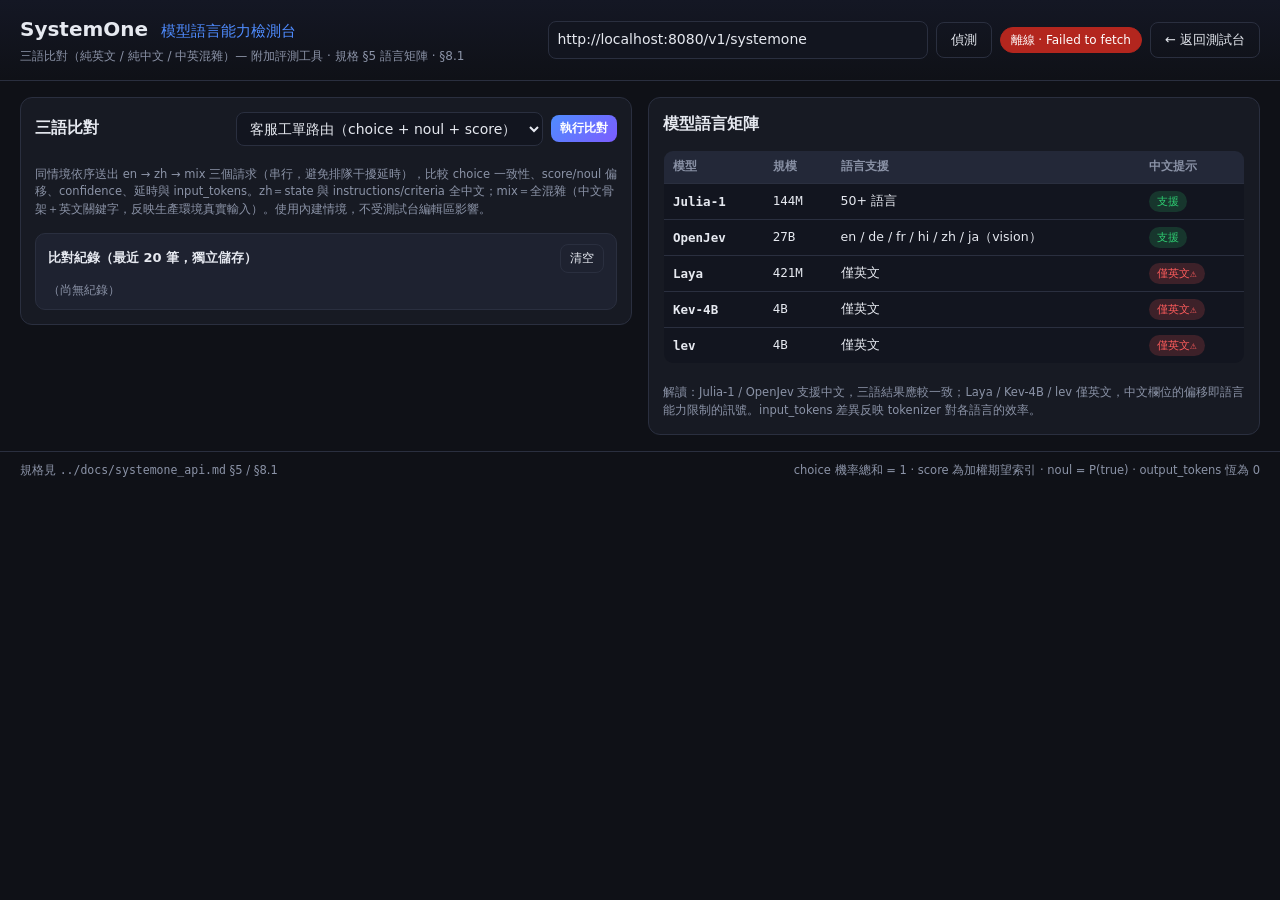
<file: spa/compare.html>
<!DOCTYPE html>
<html lang="zh-TW">
<head>
<meta charset="UTF-8">
<meta name="viewport" content="width=device-width, initial-scale=1.0">
<title>SystemOne 模型語言能力檢測台</title>
<link rel="stylesheet" href="styles.css">
</head>
<body>
<header>
  <div class="brand">
    <h1>SystemOne <span>模型語言能力檢測台</span></h1>
    <p class="sub">三語比對（純英文 / 純中文 / 中英混雜）— 附加評測工具 · 規格 §5 語言矩陣 · §8.1</p>
  </div>
  <div class="conn">
    <input id="baseUrl" type="text" spellcheck="false" placeholder="http://localhost:8080/v1/systemone">
    <button id="probeBtn" class="btn ghost" title="偵測 /health 與 /v1/models">偵測</button>
    <span id="connBadge" class="badge off">未偵測</span>
    <a class="btn ghost nav-link" href="index.html">← 返回測試台</a>
  </div>
</header>

<main class="compare-main">
  <!-- 比對控制 + 結果 -->
  <section class="pane">
    <div class="pane-head">
      <h2>三語比對</h2>
      <select id="compareSel" title="選擇要比對的情境"></select>
      <button id="compareBtn" class="btn primary sm" title="依序送出同情境的三種語言請求">執行比對</button>
    </div>
    <div id="compareBox" class="compare hidden"></div>
    <p class="hint">同情境依序送出 en → zh → mix 三個請求（串行，避免排隊干擾延時），比較 choice 一致性、score/noul 偏移、confidence、延時與 input_tokens。zh＝state 與 instructions/criteria 全中文；mix＝全混雜（中文骨架＋英文關鍵字，反映生產環境真實輸入）。使用內建情境，不受測試台編輯區影響。</p>

    <div class="block">
      <div class="block-head"><label>比對紀錄（最近 20 筆，獨立儲存）</label>
        <button id="clearHistoryBtn" class="btn ghost sm">清空</button></div>
      <div id="historyList" class="history"></div>
    </div>
  </section>

  <!-- 模型語言矩陣對照（規格 §5） -->
  <section class="pane">
    <div class="pane-head"><h2>模型語言矩陣</h2></div>
    <div id="langMatrix"></div>
    <p class="hint">解讀：Julia-1 / OpenJev 支援中文，三語結果應較一致；Laya / Kev-4B / lev 僅英文，中文欄位的偏移即語言能力限制的訊號。input_tokens 差異反映 tokenizer 對各語言的效率。</p>
  </section>
</main>
<footer>
  <span>規格見 <code>../docs/systemone_api.md</code> §5 / §8.1</span>
  <span>choice 機率總和 = 1 · score 為加權期望索引 · noul = P(true) · output_tokens 恆為 0</span>
</footer>

<script src="common.js"></script>
<script src="compare.js"></script>
</body>
</html>
</file>
<file: spa/styles.css>
/* ===== SystemOne 測試台 ===== */
:root {
  --bg: #0f1117;
  --pane: #171a23;
  --pane2: #1e2230;
  --border: #2a2f3f;
  --text: #e6e9f0;
  --muted: #8b93a7;
  --accent: #4f8cff;
  --accent2: #7c5cff;
  --ok: #2ecc71;
  --warn: #f1c40f;
  --err: #ff5c5c;
  --mono: "Cascadia Code", "JetBrains Mono", Consolas, monospace;
}
* { box-sizing: border-box; }
html, body { margin: 0; padding: 0; }
body {
  background: var(--bg);
  color: var(--text);
  font: 14px/1.55 "Segoe UI", "Noto Sans TC", system-ui, sans-serif;
  min-height: 100vh;
}

/* ---------- header ---------- */
header {
  display: flex; flex-wrap: wrap; gap: 12px;
  align-items: center; justify-content: space-between;
  padding: 14px 20px;
  border-bottom: 1px solid var(--border);
  background: linear-gradient(180deg, #141724, var(--bg));
}
.brand h1 { margin: 0; font-size: 20px; }
.brand h1 span { color: var(--accent); font-weight: 500; font-size: 15px; margin-left: 6px; }
.brand .sub { margin: 2px 0 0; color: var(--muted); font-size: 12px; }
.conn { display: flex; align-items: center; gap: 8px; flex: 1 1 420px; justify-content: flex-end; }
.conn input {
  flex: 1 1 260px; max-width: 380px;
  background: var(--pane2); border: 1px solid var(--border); color: var(--text);
  border-radius: 8px; padding: 8px 10px; font-family: var(--mono); font-size: 12px;
}
.conn input:focus { outline: 1px solid var(--accent); }
.nav-link { text-decoration: none; display: inline-flex; align-items: center; white-space: nowrap; }

/* ---------- badges ---------- */
.badge {
  display: inline-block; padding: 3px 10px; border-radius: 999px;
  font-size: 12px; border: 1px solid var(--border); background: var(--pane2); color: var(--muted);
  white-space: nowrap;
}
.badge.ok   { color: #06281a; background: var(--ok);   border-color: var(--ok); }
.badge.warn { color: #2b2300; background: var(--warn); border-color: var(--warn); }
.badge.err  { color: #fff;    background: #b3261e;     border-color: #b3261e; }
.badge.off  { color: var(--muted); }

/* ---------- layout ---------- */
main {
  display: grid; grid-template-columns: minmax(420px, 1fr) minmax(420px, 1fr);
  gap: 16px; padding: 16px 20px; align-items: start;
}
@media (max-width: 980px) { main { grid-template-columns: 1fr; } }
.pane {
  background: var(--pane); border: 1px solid var(--border);
  border-radius: 12px; padding: 14px; display: flex; flex-direction: column; gap: 14px;
}
.pane-head { display: flex; align-items: center; gap: 8px; }
.pane-head h2 { margin: 0; font-size: 16px; flex: 1; }

/* ---------- blocks ---------- */
.block { background: var(--pane2); border: 1px solid var(--border); border-radius: 10px; padding: 10px 12px; }
.block-head { display: flex; align-items: center; gap: 8px; margin-bottom: 8px; }
.block-head label { font-weight: 600; font-size: 13px; flex: 1; }
.hint { margin: 6px 0 0; color: var(--muted); font-size: 11.5px; }
.hint code { font-family: var(--mono); background: #232838; padding: 1px 5px; border-radius: 4px; }

textarea, select, input[type="text"] {
  background: #12151f; color: var(--text);
  border: 1px solid var(--border); border-radius: 8px;
  padding: 7px 9px; font: inherit; width: 100%;
}
textarea { font-family: var(--mono); font-size: 12.5px; resize: vertical; }
select { width: auto; }
textarea:focus, select:focus, input[type="text"]:focus { outline: 1px solid var(--accent); }

/* ---------- buttons ---------- */
.btn {
  cursor: pointer; border-radius: 8px; border: 1px solid var(--border);
  background: var(--pane2); color: var(--text); padding: 7px 14px; font: inherit; font-size: 13px;
}
.btn:hover { border-color: var(--accent); }
.btn.primary {
  background: linear-gradient(135deg, var(--accent), var(--accent2));
  border: none; color: #fff; font-weight: 600; padding: 10px 22px; font-size: 14px;
}
.btn.primary:disabled { opacity: .5; cursor: wait; }
.btn.ghost { background: transparent; }
.btn.sm { padding: 4px 9px; font-size: 12px; }
.file-btn { display: inline-block; }
.actions { display: flex; align-items: center; gap: 12px; }
.chk { display: inline-flex; gap: 6px; align-items: center; color: var(--muted); font-size: 12px; }
.chk input { accent-color: var(--accent); }

/* ---------- images ---------- */
.image-list { display: flex; flex-wrap: wrap; gap: 8px; }
.image-list:empty::after { content: "（無圖片）"; color: var(--muted); font-size: 12px; }
.img-chip {
  position: relative; display: flex; flex-direction: column; align-items: center;
  border: 1px solid var(--border); border-radius: 8px; padding: 4px; background: #12151f;
}
.img-chip img { width: 84px; height: 64px; object-fit: contain; border-radius: 4px; }
.img-chip .img-meta { font-size: 10px; color: var(--muted); margin-top: 2px; max-width: 84px; overflow: hidden; text-overflow: ellipsis; white-space: nowrap; }
.img-chip .img-del {
  position: absolute; top: -6px; right: -6px; width: 20px; height: 20px; line-height: 18px;
  border-radius: 50%; background: #b3261e; color: #fff; border: none; cursor: pointer; font-size: 11px;
}

/* ---------- questions ---------- */
.question-list { display: flex; flex-direction: column; gap: 10px; }
.q-card { border: 1px solid var(--border); border-radius: 10px; padding: 10px; background: #12151f; }
.q-row { display: flex; gap: 8px; margin-bottom: 8px; align-items: center; }
.q-row .q-id { flex: 1 1 40%; font-family: var(--mono); }
.q-row .q-type { flex: 0 0 auto; }
.q-criteria { margin-top: 8px; display: flex; flex-direction: column; gap: 6px; }
.crit-row { display: flex; gap: 8px; align-items: center; }
.crit-row .crit-idx {
  flex: 0 0 26px; text-align: center; color: var(--muted);
  font-family: var(--mono); font-size: 12px;
}
.crit-add { align-self: flex-start; }
.q-noul-note { color: var(--muted); font-size: 11.5px; }

/* ---------- preview / raw ---------- */
.preview {
  background: #0b0d14; border: 1px solid var(--border); border-radius: 10px;
  padding: 10px 12px; font-family: var(--mono); font-size: 12px;
  white-space: pre-wrap; word-break: break-word; max-height: 340px; overflow: auto; margin: 0;
}
.hidden { display: none !important; }

/* ---------- status line ---------- */
.status-line { display: flex; flex-wrap: wrap; gap: 10px; align-items: center; font-size: 12px; color: var(--muted); }
.status-line .mono { font-family: var(--mono); }

/* ---------- error ---------- */
.error-box {
  border: 1px solid #5c2020; background: #2a1416; color: #ffb3b3;
  border-radius: 10px; padding: 10px 12px; font-size: 13px;
}
.error-box .code { font-family: var(--mono); color: var(--err); font-weight: 700; }

/* ---------- answers ---------- */
.answers { display: flex; flex-direction: column; gap: 12px; }
.ans-card { border: 1px solid var(--border); border-radius: 10px; padding: 12px; background: var(--pane2); }
.ans-head { display: flex; align-items: center; gap: 8px; margin-bottom: 10px; }
.ans-head .qid { font-family: var(--mono); font-weight: 700; font-size: 14px; }
.ans-head .type-tag {
  font-size: 11px; padding: 2px 8px; border-radius: 999px;
  background: #232838; color: var(--muted); font-family: var(--mono);
}
.ans-head .conf { margin-left: auto; font-size: 12px; color: var(--muted); }
.ans-head .conf b { color: var(--text); font-family: var(--mono); }

/* probability bars */
.prob-row { display: grid; grid-template-columns: minmax(90px, 26%) 1fr 64px; gap: 8px; align-items: center; margin: 5px 0; }
.prob-row .opt { font-size: 12.5px; overflow: hidden; text-overflow: ellipsis; white-space: nowrap; }
.prob-row .opt.winner { color: var(--accent); font-weight: 700; }
.prob-bar { height: 16px; background: #232838; border-radius: 4px; overflow: hidden; }
.prob-bar > div { height: 100%; background: linear-gradient(90deg, var(--accent), var(--accent2)); border-radius: 4px; }
.prob-row .pv { font-family: var(--mono); font-size: 12px; text-align: right; color: var(--muted); }
.prob-row.winner .pv { color: var(--accent); font-weight: 700; }

/* score */
.score-big { font-size: 22px; font-family: var(--mono); color: var(--accent); margin-bottom: 8px; }
.score-big small { font-size: 12px; color: var(--muted); font-family: inherit; }
.legend-note { color: var(--muted); font-size: 11.5px; margin-top: 8px; }

/* noul */
.noul-wrap { display: flex; align-items: center; gap: 14px; }
.noul-ring {
  --p: 0; --size: 74px;
  width: var(--size); height: var(--size); border-radius: 50%; flex: 0 0 auto;
  background:
    conic-gradient(var(--accent) calc(var(--p) * 360deg), #232838 0);
  display: grid; place-items: center;
}
.noul-ring > div {
  width: calc(var(--size) - 18px); height: calc(var(--size) - 18px);
  border-radius: 50%; background: var(--pane2);
  display: grid; place-items: center;
  font-family: var(--mono); font-size: 15px; font-weight: 700;
}
.noul-label { font-size: 12.5px; color: var(--muted); }
.noul-label b { color: var(--text); }

/* ---------- history ---------- */
.history { display: flex; flex-direction: column; gap: 6px; max-height: 260px; overflow: auto; }
.history:empty::after { content: "（尚無紀錄）"; color: var(--muted); font-size: 12px; }
.hist-item {
  display: flex; gap: 8px; align-items: center;
  border: 1px solid var(--border); border-radius: 8px; padding: 6px 10px;
  background: #12151f; font-size: 12px; cursor: pointer;
}
.hist-item:hover { border-color: var(--accent); }
.hist-item .t { font-family: var(--mono); color: var(--muted); }
.hist-item .s { flex: 1; overflow: hidden; text-overflow: ellipsis; white-space: nowrap; }
.hist-item .st.ok { color: var(--ok); } .hist-item .st.bad { color: var(--err); }

/* ---------- footer ---------- */
footer {
  display: flex; flex-wrap: wrap; gap: 12px; justify-content: space-between;
  padding: 10px 20px 18px; color: var(--muted); font-size: 11.5px; border-top: 1px solid var(--border);
}
footer code { font-family: var(--mono); }

/* spinner */
.spinner {
  display: inline-block; width: 14px; height: 14px; border-radius: 50%;
  border: 2px solid var(--muted); border-top-color: var(--accent);
  animation: spin .7s linear infinite; vertical-align: -2px; margin-right: 6px;
}
@keyframes spin { to { transform: rotate(360deg); } }

/* ---------- 三語比對表 ---------- */
.compare { display: flex; flex-direction: column; gap: 8px; }
.cmp-table {
  width: 100%; border-collapse: collapse; font-size: 12.5px;
  border: 1px solid var(--border); border-radius: 10px; overflow: hidden;
}
.cmp-table th, .cmp-table td {
  border-bottom: 1px solid var(--border); padding: 7px 9px; text-align: left;
  background: #12151f;
}
.cmp-table thead th { background: #232838; color: var(--muted); font-size: 11.5px; }
.cmp-table .cmp-qid { font-family: var(--mono); font-weight: 700; white-space: nowrap; }
.cmp-cell { vertical-align: top; }
.cmp-cell b { font-family: var(--mono); color: var(--text); }
.cmp-cell .cmp-p { display: block; color: var(--muted); font-family: var(--mono); font-size: 11px; }
.cmp-cell.cmp-err { color: var(--err); font-family: var(--mono); }
.cmp-table tfoot th, .cmp-table tfoot td { color: var(--muted); font-weight: 400; font-size: 11.5px; }
.cmp-table .mono { font-family: var(--mono); }

.lang-tag {
  display: inline-block; margin-right: 6px; padding: 1px 6px; border-radius: 999px;
  font-family: var(--mono); font-size: 10px; font-weight: 700;
}
.lang-tag.en  { background: #1f3a5f; color: #9dc4ff; }
.lang-tag.zh  { background: #4a2020; color: #ffb3b3; }
.lang-tag.mix { background: #3a2f56; color: #c9b3ff; }

.cmp-verdict {
  display: inline-block; padding: 2px 8px; border-radius: 999px;
  font-size: 11px; font-family: var(--mono); white-space: nowrap;
}
.cmp-verdict.cmp-ok   { background: rgba(46, 204, 113, .18); color: var(--ok); }
.cmp-verdict.cmp-warn { background: rgba(241, 196, 15, .18); color: var(--warn); }
.cmp-verdict.cmp-bad  { background: rgba(255, 92, 92, .18);  color: var(--err); }
</file>
